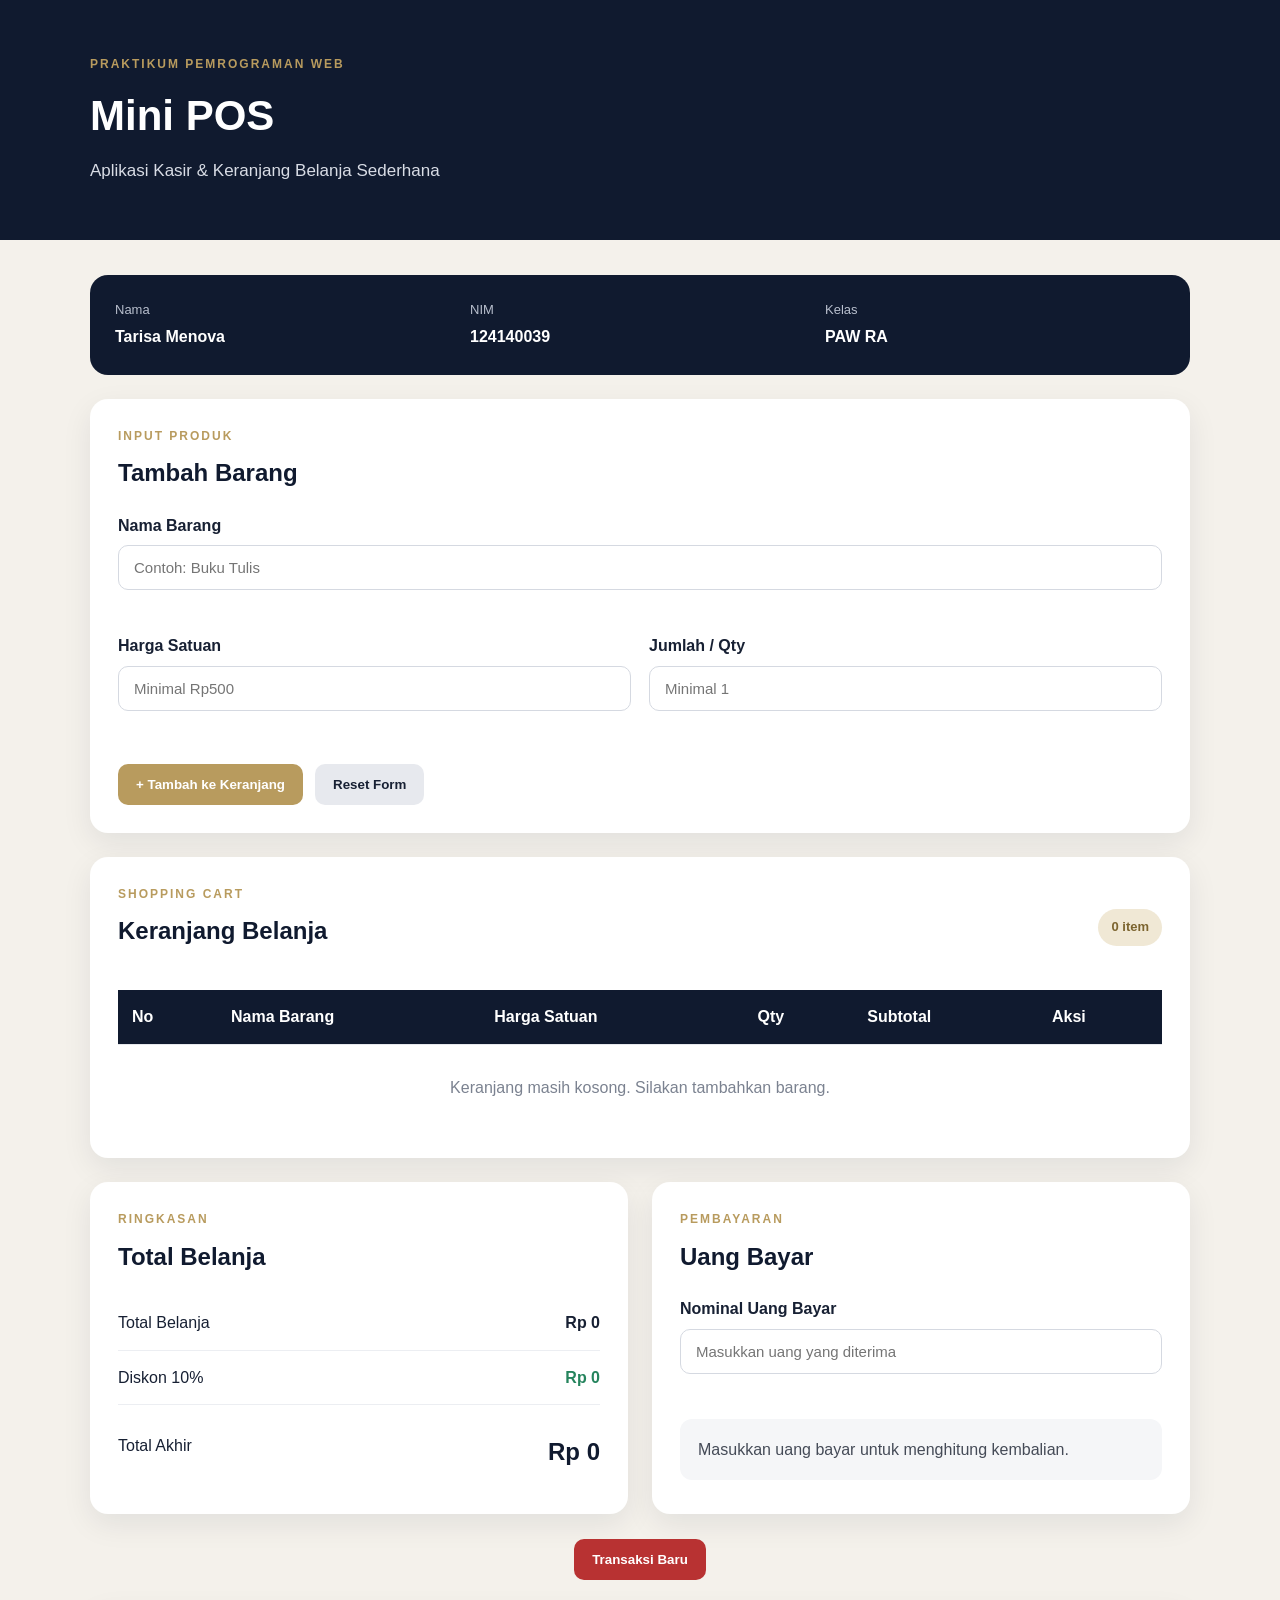
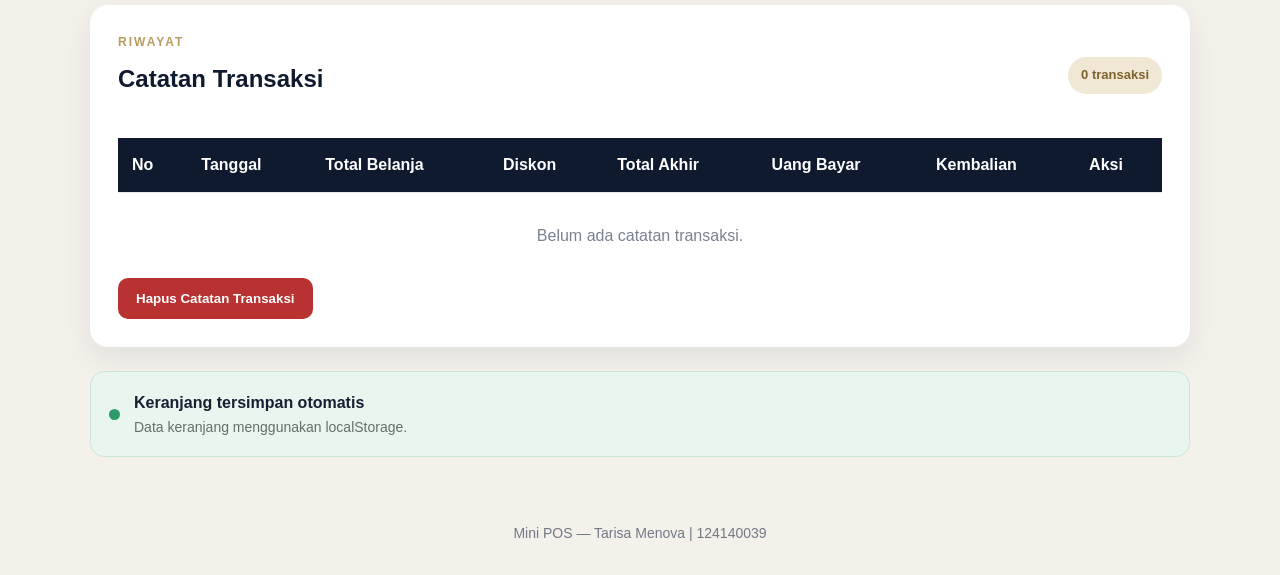
<file: tarisamenova_124140039_pertemuan1/index.html>
<!DOCTYPE html>
<html lang="id">

<head>

    <meta charset="UTF-8">

    <meta
        name="viewport"
        content="width=device-width, initial-scale=1.0"
    >

    <title>Mini POS - Kasir Kampus</title>

    <link
        rel="stylesheet"
        href="style.css"
    >

</head>


<body>

    <!-- =========================
         HEADER
    ========================== -->

    <header class="header">

        <div class="header-content">

            <p class="eyebrow">
                PRAKTIKUM PEMROGRAMAN WEB
            </p>

            <h1>
                Mini POS
            </h1>

            <p class="header-description">
                Aplikasi Kasir & Keranjang Belanja
                Sederhana
            </p>

        </div>

    </header>


    <main class="container">


        <!-- =========================
             IDENTITAS
        ========================== -->

        <section class="identity-card">

            <div>

                <span>Nama</span>

                <strong>
                    Tarisa Menova
                </strong>

            </div>


            <div>

                <span>NIM</span>

                <strong>
                    124140039
                </strong>

            </div>


            <div>

                <span>Kelas</span>

                <strong>
                    PAW RA
                </strong>

            </div>

        </section>


        <!-- =========================
             FORM INPUT BARANG
        ========================== -->

        <section class="card">

            <div class="section-title">

                <div>

                    <p class="eyebrow">
                        INPUT PRODUK
                    </p>

                    <h2>
                        Tambah Barang
                    </h2>

                </div>

            </div>


            <form id="productForm">


                <!-- NAMA BARANG -->

                <div class="form-group">

                    <label for="productName">
                        Nama Barang
                    </label>

                    <input
                        type="text"
                        id="productName"
                        placeholder="Contoh: Buku Tulis"
                    >

                    <small
                        id="productNameError"
                        class="error"
                    ></small>

                </div>


                <div class="form-row">


                    <!-- HARGA -->

                    <div class="form-group">

                        <label for="productPrice">
                            Harga Satuan
                        </label>

                        <input
                            type="number"
                            id="productPrice"
                            placeholder="Minimal Rp500"
                            min="500"
                        >

                        <small
                            id="productPriceError"
                            class="error"
                        ></small>

                    </div>


                    <!-- QTY -->

                    <div class="form-group">

                        <label for="productQty">
                            Jumlah / Qty
                        </label>

                        <input
                            type="number"
                            id="productQty"
                            placeholder="Minimal 1"
                            min="1"
                            step="1"
                        >

                        <small
                            id="productQtyError"
                            class="error"
                        ></small>

                    </div>

                </div>


                <div class="form-actions">

                    <button
                        type="submit"
                        class="btn btn-primary"
                    >
                        + Tambah ke Keranjang
                    </button>


                    <button
                        type="button"
                        id="resetForm"
                        class="btn btn-secondary"
                    >
                        Reset Form
                    </button>

                </div>

            </form>

        </section>


        <!-- =========================
             KERANJANG
        ========================== -->

        <section class="card">


            <div class="section-heading">

                <div>

                    <p class="eyebrow">
                        SHOPPING CART
                    </p>

                    <h2>
                        Keranjang Belanja
                    </h2>

                </div>


                <span
                    id="cartCount"
                    class="cart-count"
                >
                    0 item
                </span>

            </div>


            <div class="table-wrapper">

                <table>

                    <thead>

                        <tr>

                            <th>
                                No
                            </th>

                            <th>
                                Nama Barang
                            </th>

                            <th>
                                Harga Satuan
                            </th>

                            <th>
                                Qty
                            </th>

                            <th>
                                Subtotal
                            </th>

                            <th>
                                Aksi
                            </th>

                        </tr>

                    </thead>


                    <tbody
                        id="cartTableBody"
                    >

                    </tbody>

                </table>

            </div>


            <div
                id="emptyCart"
                class="empty-cart"
            >

                Keranjang masih kosong.
                Silakan tambahkan barang.

            </div>

        </section>


        <!-- =========================
             RINGKASAN PEMBAYARAN
        ========================== -->

        <section class="checkout-grid">


            <!-- RINGKASAN -->

            <div class="card summary-card">

                <p class="eyebrow">
                    RINGKASAN
                </p>

                <h2>
                    Total Belanja
                </h2>


                <div class="summary-row">

                    <span>
                        Total Belanja
                    </span>

                    <strong id="totalBelanja">
                        Rp0
                    </strong>

                </div>


                <div class="summary-row discount-row">

                    <span>
                        Diskon 10%
                    </span>

                    <strong id="discount">
                        Rp0
                    </strong>

                </div>


                <div class="summary-row total-row">

                    <span>
                        Total Akhir
                    </span>

                    <strong id="totalAkhir">
                        Rp0
                    </strong>

                </div>

            </div>


            <!-- PEMBAYARAN -->

            <div class="card payment-card">

                <p class="eyebrow">
                    PEMBAYARAN
                </p>

                <h2>
                    Uang Bayar
                </h2>


                <div class="form-group">

                    <label for="payment">
                        Nominal Uang Bayar
                    </label>

                    <input
                        type="number"
                        id="payment"
                        placeholder="Masukkan uang yang diterima"
                        min="0"
                    >

                    <small
                        id="paymentError"
                        class="error"
                    ></small>

                </div>


                <div
                    id="paymentResult"
                    class="payment-result"
                >
                    Masukkan uang bayar untuk
                    menghitung kembalian.
                </div>

            </div>

        </section>


        <!-- =========================
             TRANSAKSI BARU
        ========================== -->

        <section class="new-transaction">

            <button
                type="button"
                id="newTransaction"
                class="btn btn-danger"
            >
                Transaksi Baru
            </button>

        </section>
<!-- =========================
     CATATAN TRANSAKSI
========================== -->

<section class="card">

    <div class="section-heading">

        <div>
            <p class="eyebrow">
                RIWAYAT
            </p>

            <h2>
                Catatan Transaksi
            </h2>

        </div>

        <span
            id="transactionHistoryCount"
            class="cart-count"
        >
            0 transaksi
        </span>

    </div>


    <div class="table-wrapper">

        <table>

            <thead>

                <tr>

                    <th>No</th>

                    <th>Tanggal</th>

                    <th>Total Belanja</th>

                    <th>Diskon</th>

                    <th>Total Akhir</th>

                    <th>Uang Bayar</th>

                    <th>Kembalian</th>

                    <th>Aksi</th>

                </tr>

            </thead>


            <tbody
                id="transactionHistoryBody"
            >

            </tbody>

        </table>

    </div>


    <div
        id="emptyTransactionHistory"
        class="empty-cart"
    >
        Belum ada catatan transaksi.
    </div>


    <button
        type="button"
        id="clearTransactionHistory"
        class="btn btn-danger"
    >
        Hapus Catatan Transaksi
    </button>

</section>

        <!-- =========================
             LOCAL STORAGE
        ========================== -->

        <section class="storage-status">

            <span class="storage-dot"></span>

            <div>

                <strong>
                    Keranjang tersimpan otomatis
                </strong>

                <p id="storageStatus">
                    Data keranjang menggunakan
                    localStorage.
                </p>

            </div>

        </section>


    </main>


    <footer>

        <p>
            Mini POS — Tarisa Menova
            | 124140039
        </p>

    </footer>


    <script src="script.js"></script>

</body>

</html>
</file>
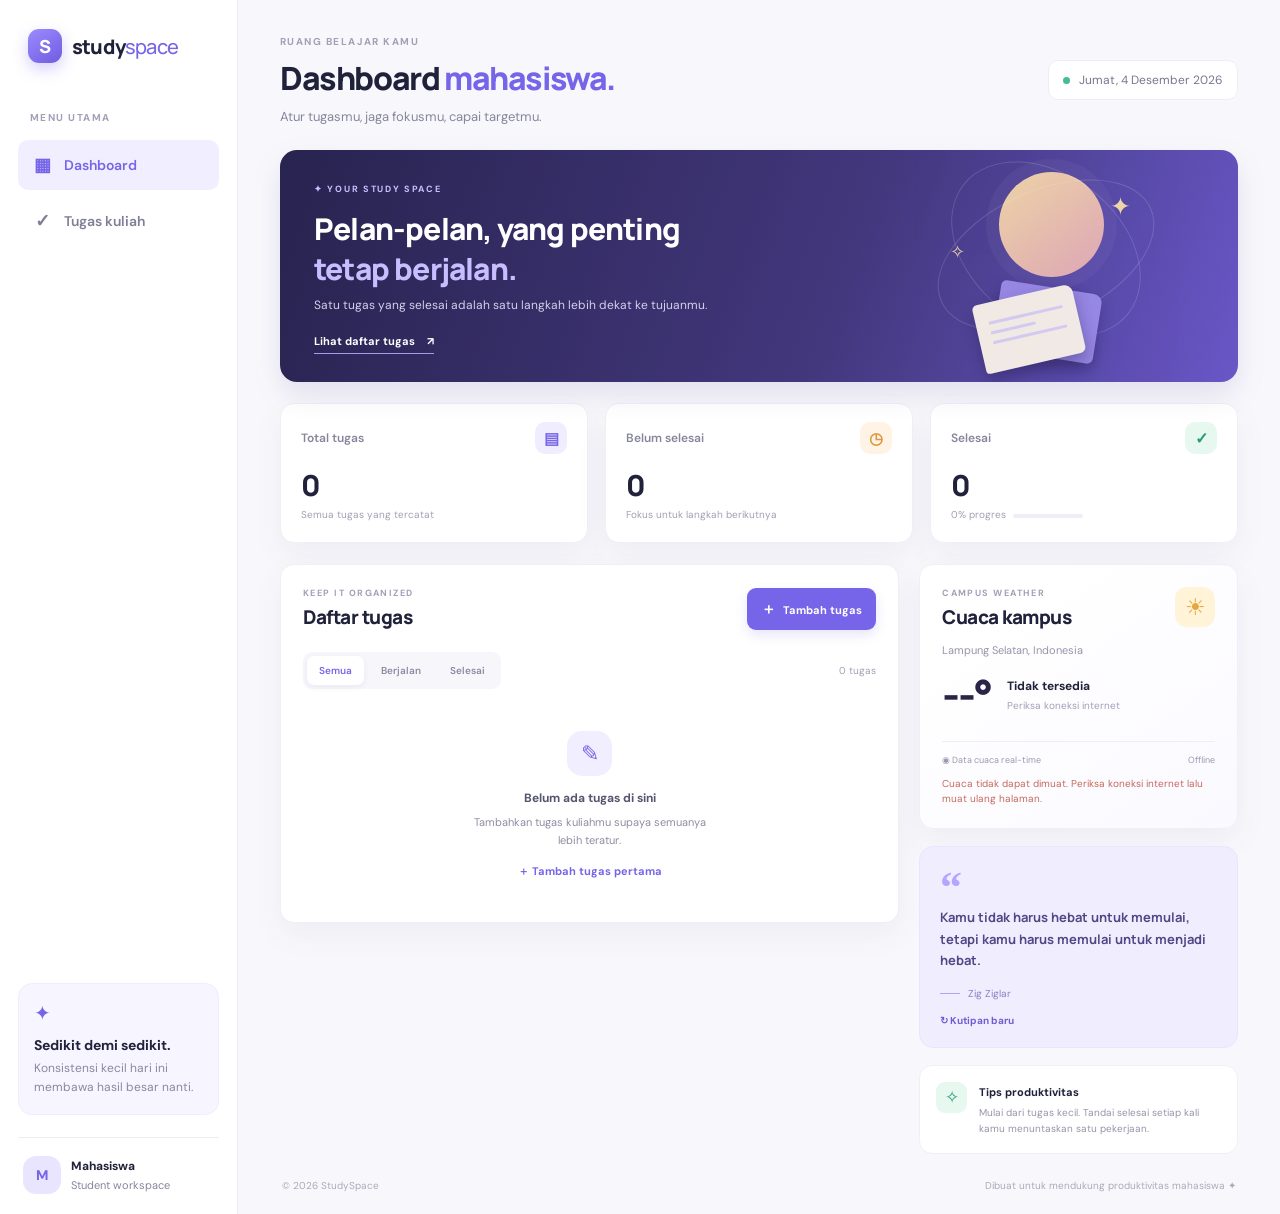
<file: tarisamenova_124140039_pertemuan2/index.html>
<!DOCTYPE html>
<html lang="id">
<head>
  <meta charset="UTF-8">
  <meta name="viewport" content="width=device-width, initial-scale=1.0">
  <meta name="description" content="Dashboard produktivitas mahasiswa untuk mengatur tugas kuliah.">
  <title>StudySpace — Student Dashboard</title>
  <link rel="preconnect" href="https://fonts.googleapis.com">
  <link rel="preconnect" href="https://fonts.gstatic.com" crossorigin>
  <link href="https://fonts.googleapis.com/css2?family=DM+Sans:wght@400;500;600;700&family=Manrope:wght@400;500;600;700;800&display=swap" rel="stylesheet">
  <link rel="stylesheet" href="style.css">
  <script src="app.js" defer></script>
</head>
<body>
  <div class="app-shell">
    <aside class="sidebar">
      <a class="brand" href="#" aria-label="StudySpace beranda">
        <span class="brand-mark">S</span><span>study<span class="brand-light">space</span></span>
      </a>
      <div class="side-label">MENU UTAMA</div>
      <a class="nav-item active" href="#dashboard"><span>▦</span> Dashboard</a>
      <a class="nav-item" href="#task-section"><span>✓</span> Tugas kuliah</a>
      <div class="sidebar-note">
        <div class="note-icon">✦</div>
        <p class="note-title">Sedikit demi sedikit.</p>
        <p class="note-copy">Konsistensi kecil hari ini membawa hasil besar nanti.</p>
      </div>
      <div class="profile">
        <div class="avatar">M</div>
        <div><strong>Mahasiswa</strong><small>Student workspace</small></div>
      </div>
    </aside>

    <main class="main-content" id="dashboard">
      <header class="topbar">
        <div>
          <p class="eyebrow" id="today-label">RUANG BELAJAR KAMU</p>
          <h1>Dashboard <span>mahasiswa.</span></h1>
          <p class="subtitle">Atur tugasmu, jaga fokusmu, capai targetmu.</p>
        </div>
        <div class="top-date"><span class="date-dot"></span><span id="date-display">Hari ini</span></div>
      </header>

      <section class="welcome-card">
        <div class="welcome-copy">
          <span class="welcome-tag">✦ YOUR STUDY SPACE</span>
          <h2>Pelan-pelan, yang penting<br><span>tetap berjalan.</span></h2>
          <p>Satu tugas yang selesai adalah satu langkah lebih dekat ke tujuanmu.</p>
          <a href="#task-section" class="welcome-link">Lihat daftar tugas <span>↗</span></a>
        </div>
        <div class="welcome-art" aria-hidden="true">
          <div class="sun"></div><div class="orbit orbit-one"></div><div class="orbit orbit-two"></div>
          <div class="book book-back"></div><div class="book book-front"><div class="book-line"></div><div class="book-line short"></div><div class="book-line"></div></div>
          <div class="sparkle sparkle-one">✦</div><div class="sparkle sparkle-two">✧</div>
        </div>
      </section>

      <section class="stats-grid" aria-label="Ringkasan tugas">
        <article class="stat-card"><div class="stat-top"><span>Total tugas</span><span class="stat-icon purple">▤</span></div><div class="stat-number" id="total-count">0</div><div class="stat-foot">Semua tugas yang tercatat</div></article>
        <article class="stat-card"><div class="stat-top"><span>Belum selesai</span><span class="stat-icon orange">◷</span></div><div class="stat-number" id="pending-count">0</div><div class="stat-foot">Fokus untuk langkah berikutnya</div></article>
        <article class="stat-card"><div class="stat-top"><span>Selesai</span><span class="stat-icon green">✓</span></div><div class="stat-number" id="done-count">0</div><div class="stat-foot"><span id="progress-label">0% progres</span><div class="progress-track"><div id="progress-bar"></div></div></div></article>
      </section>

      <section class="content-grid">
        <div class="panel tasks-panel" id="task-section">
          <div class="panel-heading">
            <div><p class="eyebrow">KEEP IT ORGANIZED</p><h2>Daftar tugas</h2></div>
            <button class="primary-btn" id="add-task-btn" type="button"><span>＋</span> Tambah tugas</button>
          </div>
          <form id="task-form" class="task-form hidden">
            <div class="form-heading"><strong id="form-title">Tugas baru</strong><button type="button" id="cancel-form" class="icon-btn" aria-label="Tutup form">×</button></div>
            <input type="hidden" id="task-id">
            <label for="task-name">Nama tugas</label>
            <input id="task-name" name="task-name" maxlength="100" placeholder="Contoh: Laporan praktikum basis data" required>
            <div class="form-row">
              <div><label for="task-course">Mata kuliah</label><input id="task-course" maxlength="60" placeholder="Contoh: Pemrograman Web" required></div>
              <div><label for="task-deadline">Deadline</label><input id="task-deadline" type="date" required></div>
            </div>
            <label for="task-priority">Prioritas</label>
            <select id="task-priority"><option value="Sedang">Sedang</option><option value="Tinggi">Tinggi</option><option value="Rendah">Rendah</option></select>
            <div class="form-actions"><button type="button" class="secondary-btn" id="cancel-form-bottom">Batal</button><button type="submit" class="primary-btn">Simpan tugas</button></div>
          </form>
          <div class="task-toolbar">
            <div class="filter-tabs" role="group" aria-label="Filter tugas">
              <button type="button" class="filter-tab selected" data-filter="all">Semua</button>
              <button type="button" class="filter-tab" data-filter="pending">Berjalan</button>
              <button type="button" class="filter-tab" data-filter="done">Selesai</button>
            </div>
            <span class="task-total" id="task-total-label">0 tugas</span>
          </div>
          <div id="task-list" class="task-list" aria-live="polite"></div>
          <div id="empty-state" class="empty-state"><div class="empty-illustration">✎</div><strong>Belum ada tugas di sini</strong><p>Tambahkan tugas kuliahmu supaya semuanya lebih teratur.</p><button type="button" class="text-btn" id="empty-add-btn">＋ Tambah tugas pertama</button></div>
        </div>

        <div class="right-column">
          <section class="panel weather-panel">
            <div class="panel-heading compact"><div><p class="eyebrow">CAMPUS WEATHER</p><h2>Cuaca kampus</h2></div><span class="weather-icon" id="weather-icon">☀</span></div>
            <p class="weather-location">Lampung Selatan, Indonesia</p>
            <div class="weather-main"><div class="temperature" id="temperature">--°</div><div><strong id="weather-condition">Mengambil data...</strong><small id="weather-detail">Open-Meteo API</small></div></div>
            <div class="weather-divider"></div>
            <div class="weather-footer"><span>◉ Data cuaca real-time</span><span id="weather-updated">Memuat...</span></div>
            <p id="weather-error" class="weather-error hidden">Cuaca tidak dapat dimuat. Periksa koneksi internet lalu muat ulang halaman.</p>
          </section>
          <section class="quote-card">
            <div class="quote-mark">“</div>
            <p id="quote-text">Kamu tidak harus hebat untuk memulai, tetapi kamu harus memulai untuk menjadi hebat.</p>
            <div class="quote-bottom"><span class="quote-line"></span><span id="quote-author">Zig Ziglar</span></div>
            <button type="button" class="quote-refresh" id="refresh-quote" title="Ambil kutipan baru">↻ Kutipan baru</button>
          </section>
          <section class="tip-card"><div class="tip-symbol">✧</div><div><strong>Tips produktivitas</strong><p>Mulai dari tugas kecil. Tandai selesai setiap kali kamu menuntaskan satu pekerjaan.</p></div></section>
        </div>
      </section>
      <footer class="footer"><span>© <span id="year"></span> StudySpace</span><span>Dibuat untuk mendukung produktivitas mahasiswa ✦</span></footer>
    </main>
  </div>
  <div id="toast" class="toast" role="status" aria-live="polite"></div>
</body>
</html>
</file>
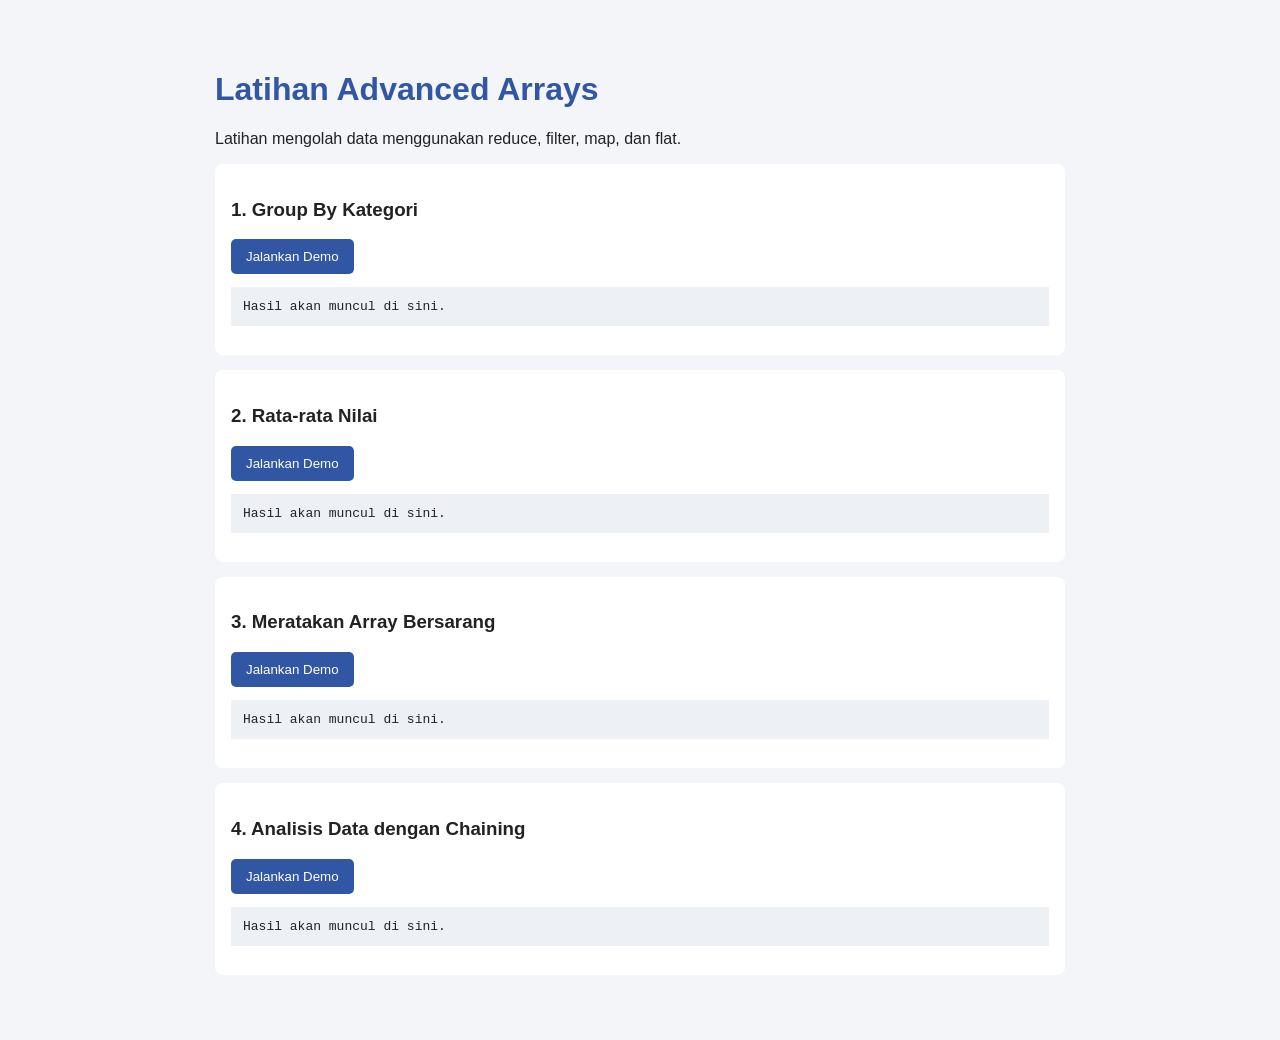
<file: tarisamenova_124140039_pertemuan2/latihan-advanced-array.html>
<!DOCTYPE html>
<html lang="id">
<head>
  <meta charset="UTF-8">
  <meta name="viewport" content="width=device-width, initial-scale=1.0">
  <title>Latihan Advanced Arrays</title>
  <style>
    body {
      font-family: Arial, sans-serif;
      max-width: 850px;
      margin: 30px auto;
      padding: 20px;
      background: #f3f5f9;
      color: #222;
    }

    h1 { color: #3157a4; }

    section {
      background: white;
      padding: 16px;
      margin: 15px 0;
      border-radius: 8px;
    }

    button {
      background: #3157a4;
      color: white;
      border: none;
      border-radius: 5px;
      padding: 10px 15px;
      cursor: pointer;
    }

    pre {
      background: #edf0f5;
      padding: 12px;
      white-space: pre-wrap;
      overflow-wrap: anywhere;
    }
  </style>
  <script src="latihan-advanced-array.js" defer></script>
</head>
<body>
  <h1>Latihan Advanced Arrays</h1>
  <p>Latihan mengolah data menggunakan reduce, filter, map, dan flat.</p>

  <section>
    <h3>1. Group By Kategori</h3>
    <button onclick="demoGroupBy()">Jalankan Demo</button>
    <pre id="hasil1">Hasil akan muncul di sini.</pre>
  </section>

  <section>
    <h3>2. Rata-rata Nilai</h3>
    <button onclick="demoRataRata()">Jalankan Demo</button>
    <pre id="hasil2">Hasil akan muncul di sini.</pre>
  </section>

  <section>
    <h3>3. Meratakan Array Bersarang</h3>
    <button onclick="demoFlatten()">Jalankan Demo</button>
    <pre id="hasil3">Hasil akan muncul di sini.</pre>
  </section>

  <section>
    <h3>4. Analisis Data dengan Chaining</h3>
    <button onclick="demoAnalisis()">Jalankan Demo</button>
    <pre id="hasil4">Hasil akan muncul di sini.</pre>
  </section>
</body>
</html>
</file>
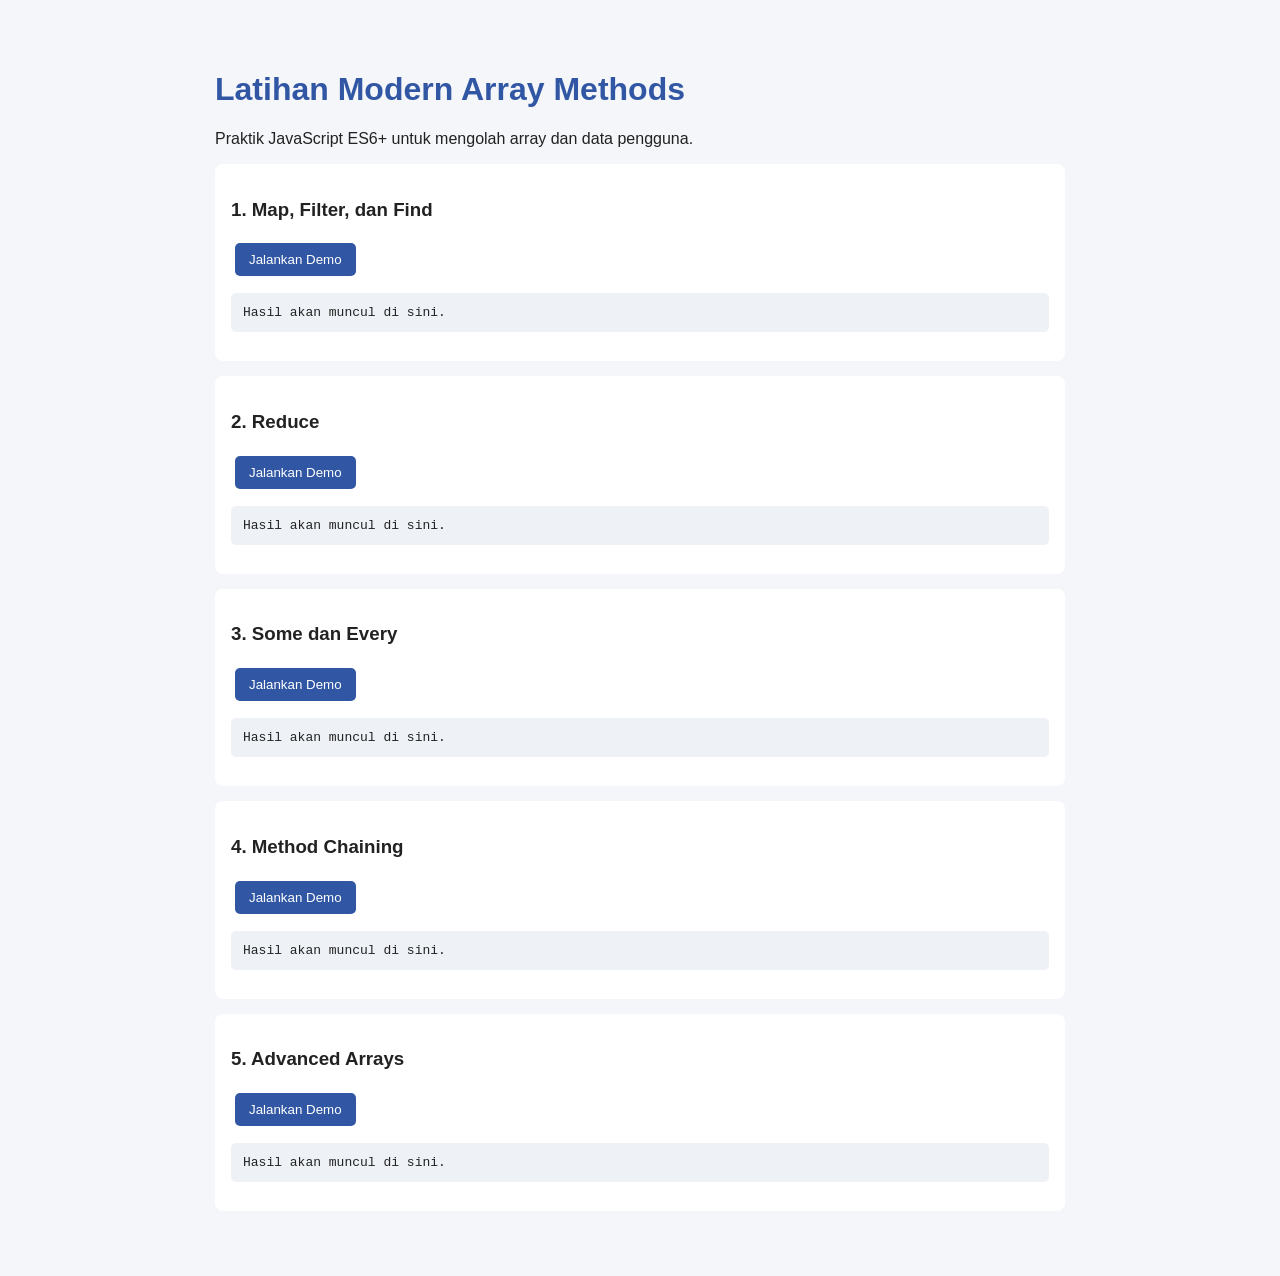
<file: tarisamenova_124140039_pertemuan2/latihan-array.html>
<!DOCTYPE html>
<html lang="id">
<head>
  <meta charset="UTF-8">
  <meta name="viewport" content="width=device-width, initial-scale=1.0">
  <title>Latihan Modern Array Methods</title>
  <style>
    body {
      font-family: Arial, sans-serif;
      max-width: 850px;
      margin: 30px auto;
      padding: 20px;
      background: #f4f6f9;
      color: #222;
    }

    h1 {
      color: #3157a4;
    }

    section {
      background: white;
      padding: 16px;
      margin: 15px 0;
      border-radius: 8px;
    }

    button {
      padding: 9px 14px;
      margin: 4px;
      border: none;
      border-radius: 5px;
      background: #3157a4;
      color: white;
      cursor: pointer;
    }

    pre {
      white-space: pre-wrap;
      overflow-wrap: anywhere;
      background: #eef1f6;
      padding: 12px;
      border-radius: 5px;
    }
  </style>
  <script src="latihan-array.js" defer></script>
</head>
<body>
  <h1>Latihan Modern Array Methods</h1>
  <p>Praktik JavaScript ES6+ untuk mengolah array dan data pengguna.</p>

  <section>
    <h3>1. Map, Filter, dan Find</h3>
    <button onclick="demoMapFilterFind()">Jalankan Demo</button>
    <pre id="hasil1">Hasil akan muncul di sini.</pre>
  </section>

  <section>
    <h3>2. Reduce</h3>
    <button onclick="demoReduce()">Jalankan Demo</button>
    <pre id="hasil2">Hasil akan muncul di sini.</pre>
  </section>

  <section>
    <h3>3. Some dan Every</h3>
    <button onclick="demoSomeEvery()">Jalankan Demo</button>
    <pre id="hasil3">Hasil akan muncul di sini.</pre>
  </section>

  <section>
    <h3>4. Method Chaining</h3>
    <button onclick="demoChaining()">Jalankan Demo</button>
    <pre id="hasil4">Hasil akan muncul di sini.</pre>
  </section>

  <section>
    <h3>5. Advanced Arrays</h3>
    <button onclick="demoAdvancedArrays()">Jalankan Demo</button>
    <pre id="hasil5">Hasil akan muncul di sini.</pre>
  </section>
</body>
</html>
</file>
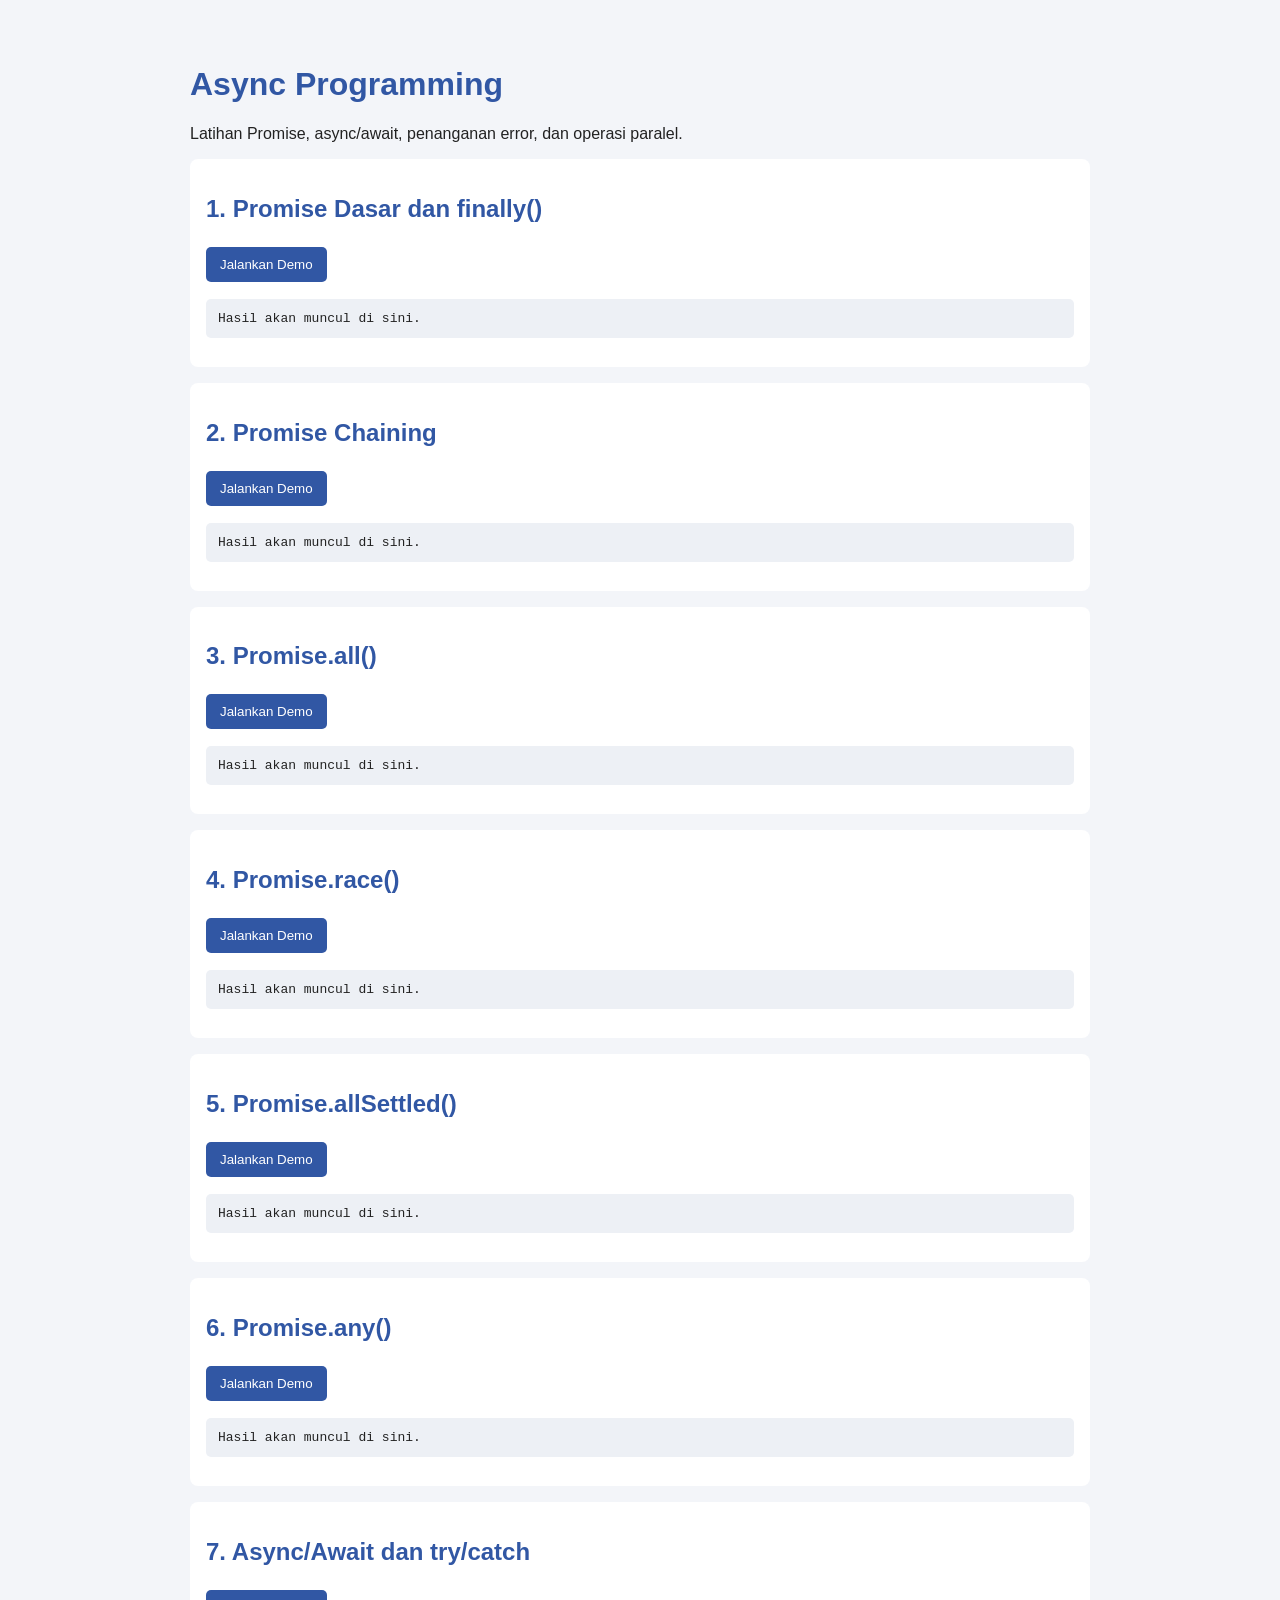
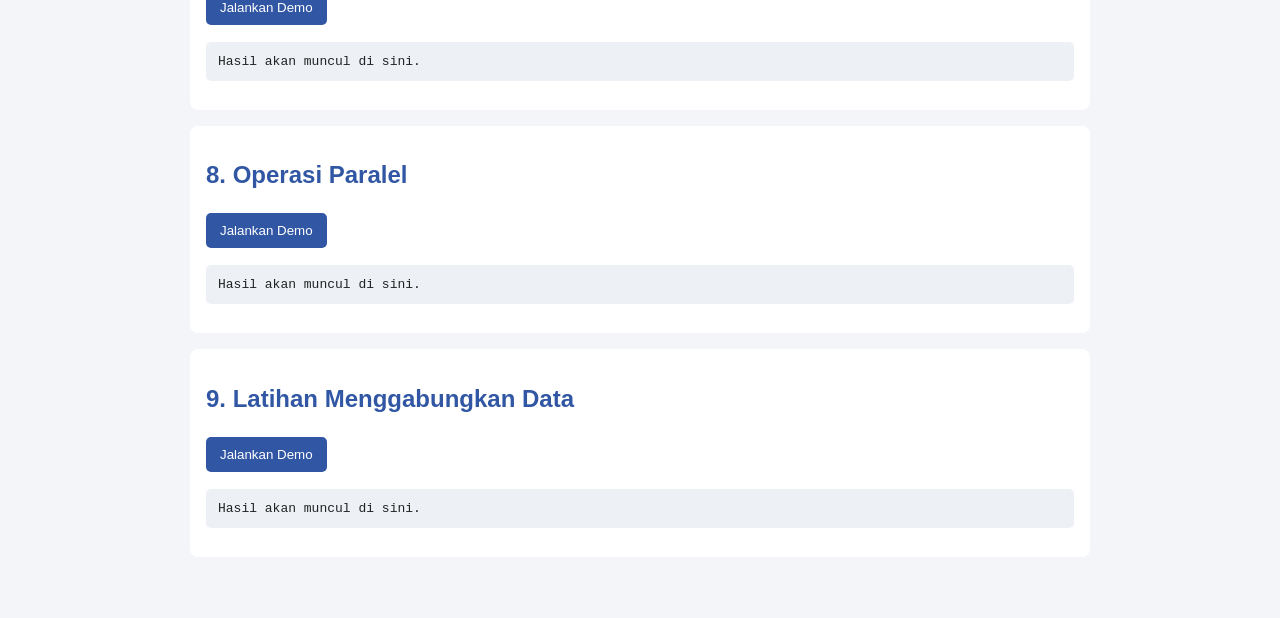
<file: tarisamenova_124140039_pertemuan2/latihan-async-lengkap.html>
<!DOCTYPE html>
<html lang="id">
<head>
  <meta charset="UTF-8">
  <meta name="viewport" content="width=device-width, initial-scale=1.0">
  <title>Latihan Async Programming</title>
  <style>
    body {
      font-family: Arial, sans-serif;
      max-width: 900px;
      margin: 25px auto;
      padding: 20px;
      background: #f3f5f9;
      color: #222;
    }

    h1, h2 { color: #3157a4; }

    section {
      background: white;
      padding: 16px;
      margin: 16px 0;
      border-radius: 8px;
    }

    button {
      background: #3157a4;
      color: white;
      border: none;
      border-radius: 5px;
      padding: 10px 14px;
      margin: 4px 0;
      cursor: pointer;
    }

    pre {
      background: #edf0f5;
      padding: 12px;
      border-radius: 5px;
      white-space: pre-wrap;
      overflow-wrap: anywhere;
    }
  </style>
  <script src="latihan-async-lengkap.js" defer></script>
</head>
<body>
  <h1>Async Programming</h1>
  <p>Latihan Promise, async/await, penanganan error, dan operasi paralel.</p>

  <section>
    <h2>1. Promise Dasar dan finally()</h2>
    <button onclick="demoPromiseDasar()">Jalankan Demo</button>
    <pre id="hasil1">Hasil akan muncul di sini.</pre>
  </section>

  <section>
    <h2>2. Promise Chaining</h2>
    <button onclick="demoChaining()">Jalankan Demo</button>
    <pre id="hasil2">Hasil akan muncul di sini.</pre>
  </section>

  <section>
    <h2>3. Promise.all()</h2>
    <button onclick="demoPromiseAll()">Jalankan Demo</button>
    <pre id="hasil3">Hasil akan muncul di sini.</pre>
  </section>

  <section>
    <h2>4. Promise.race()</h2>
    <button onclick="demoPromiseRace()">Jalankan Demo</button>
    <pre id="hasil4">Hasil akan muncul di sini.</pre>
  </section>

  <section>
    <h2>5. Promise.allSettled()</h2>
    <button onclick="demoAllSettled()">Jalankan Demo</button>
    <pre id="hasil5">Hasil akan muncul di sini.</pre>
  </section>

  <section>
    <h2>6. Promise.any()</h2>
    <button onclick="demoPromiseAny()">Jalankan Demo</button>
    <pre id="hasil6">Hasil akan muncul di sini.</pre>
  </section>

  <section>
    <h2>7. Async/Await dan try/catch</h2>
    <button onclick="demoAsyncAwait()">Jalankan Demo</button>
    <pre id="hasil7">Hasil akan muncul di sini.</pre>
  </section>

  <section>
    <h2>8. Operasi Paralel</h2>
    <button onclick="demoParalel()">Jalankan Demo</button>
    <pre id="hasil8">Hasil akan muncul di sini.</pre>
  </section>

  <section>
    <h2>9. Latihan Menggabungkan Data</h2>
    <button onclick="demoGabungData()">Jalankan Demo</button>
    <pre id="hasil9">Hasil akan muncul di sini.</pre>
  </section>
</body>
</html>
</file>
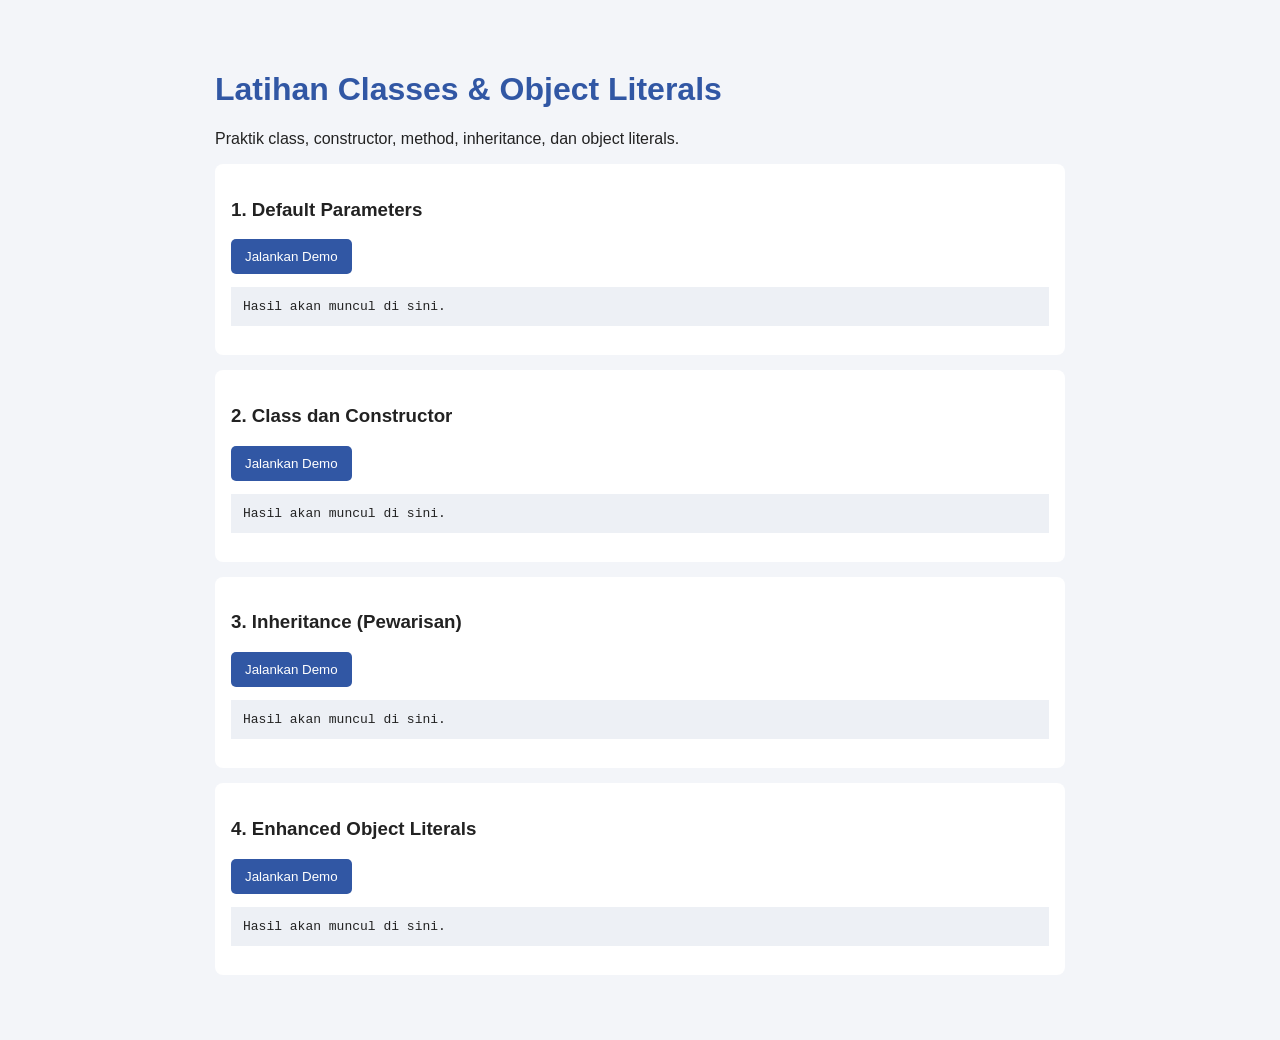
<file: tarisamenova_124140039_pertemuan2/latihan-classes.html>
<!DOCTYPE html>
<html lang="id">
<head>
  <meta charset="UTF-8">
  <meta name="viewport" content="width=device-width, initial-scale=1.0">
  <title>Latihan Classes dan Object Literals</title>
  <style>
    body {
      font-family: Arial, sans-serif;
      max-width: 850px;
      margin: 30px auto;
      padding: 20px;
      background: #f3f5f9;
      color: #222;
    }

    h1 { color: #3157a4; }

    section {
      background: white;
      padding: 16px;
      margin: 15px 0;
      border-radius: 8px;
    }

    button {
      background: #3157a4;
      color: white;
      border: none;
      padding: 10px 14px;
      border-radius: 5px;
      cursor: pointer;
    }

    pre {
      background: #edf0f5;
      padding: 12px;
      white-space: pre-wrap;
      overflow-wrap: anywhere;
    }
  </style>
  <script src="latihan-classes.js" defer></script>
</head>
<body>
  <h1>Latihan Classes & Object Literals</h1>
  <p>Praktik class, constructor, method, inheritance, dan object literals.</p>

  <section>
    <h3>1. Default Parameters</h3>
    <button onclick="demoDefaultParameters()">Jalankan Demo</button>
    <pre id="hasil1">Hasil akan muncul di sini.</pre>
  </section>

  <section>
    <h3>2. Class dan Constructor</h3>
    <button onclick="demoClass()">Jalankan Demo</button>
    <pre id="hasil2">Hasil akan muncul di sini.</pre>
  </section>

  <section>
    <h3>3. Inheritance (Pewarisan)</h3>
    <button onclick="demoInheritance()">Jalankan Demo</button>
    <pre id="hasil3">Hasil akan muncul di sini.</pre>
  </section>

  <section>
    <h3>4. Enhanced Object Literals</h3>
    <button onclick="demoObjectLiterals()">Jalankan Demo</button>
    <pre id="hasil4">Hasil akan muncul di sini.</pre>
  </section>
</body>
</html>
</file>
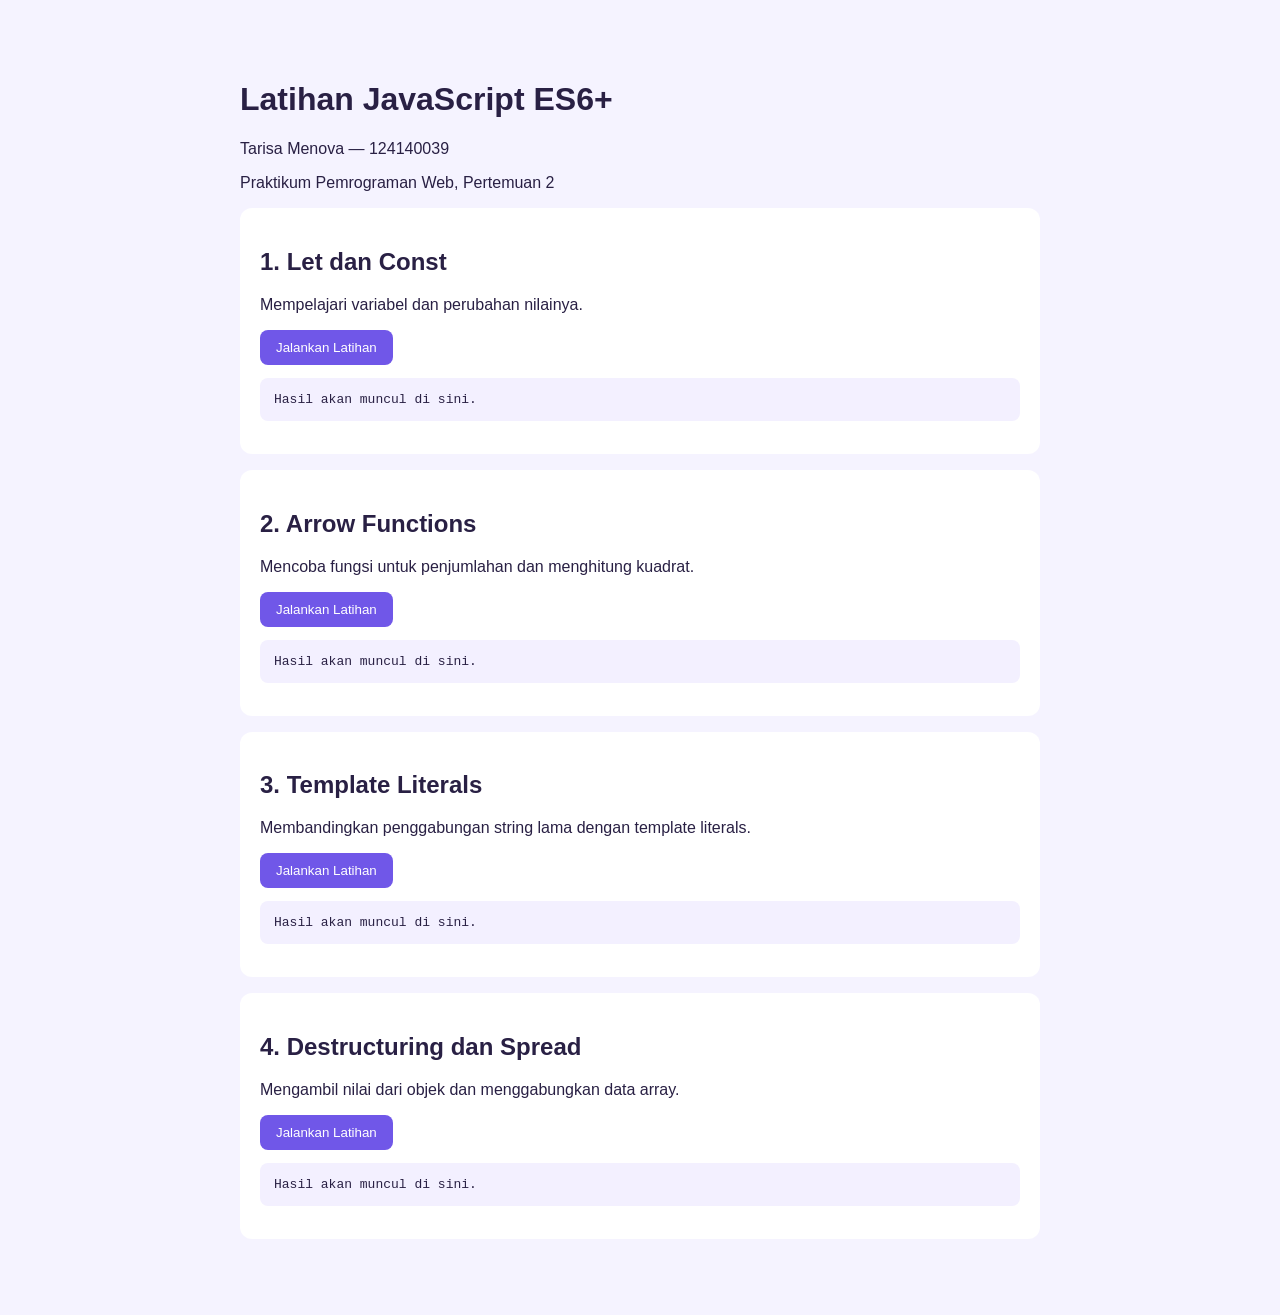
<file: tarisamenova_124140039_pertemuan2/latihan-es6.html>
<!DOCTYPE html>
<html lang="id">
<head>
  <meta charset="UTF-8">
  <meta name="viewport" content="width=device-width, initial-scale=1.0">
  <title>Latihan JavaScript ES6+</title>
  <style>
    body {
      font-family: Arial, sans-serif;
      max-width: 800px;
      margin: 40px auto;
      padding: 20px;
      background: #f5f3ff;
      color: #292044;
    }
    section {
      background: white;
      padding: 20px;
      margin: 16px 0;
      border-radius: 12px;
    }
    button {
      background: #7057e8;
      color: white;
      padding: 10px 16px;
      border: 0;
      border-radius: 8px;
      cursor: pointer;
    }
    pre {
      white-space: pre-wrap;
      overflow-wrap: anywhere;
      background: #f3f0ff;
      padding: 14px;
      border-radius: 8px;
    }
  </style>
  <script src="latihan-es6.js" defer></script>
</head>
<body>
  <h1>Latihan JavaScript ES6+</h1>
  <p>Tarisa Menova — 124140039</p>
  <p>Praktikum Pemrograman Web, Pertemuan 2</p>

  <section>
    <h2>1. Let dan Const</h2>
    <p>Mempelajari variabel dan perubahan nilainya.</p>
    <button id="variablesBtn">Jalankan Latihan</button>
    <pre id="variablesOutput">Hasil akan muncul di sini.</pre>
  </section>

  <section>
    <h2>2. Arrow Functions</h2>
    <p>Mencoba fungsi untuk penjumlahan dan menghitung kuadrat.</p>
    <button id="arrowBtn">Jalankan Latihan</button>
    <pre id="arrowOutput">Hasil akan muncul di sini.</pre>
  </section>

  <section>
    <h2>3. Template Literals</h2>
    <p>Membandingkan penggabungan string lama dengan template literals.</p>
    <button id="templateBtn">Jalankan Latihan</button>
    <pre id="templateOutput">Hasil akan muncul di sini.</pre>
  </section>

  <section>
    <h2>4. Destructuring dan Spread</h2>
    <p>Mengambil nilai dari objek dan menggabungkan data array.</p>
    <button id="operatorsBtn">Jalankan Latihan</button>
    <pre id="operatorsOutput">Hasil akan muncul di sini.</pre>
  </section>
</body>
</html>
</file>
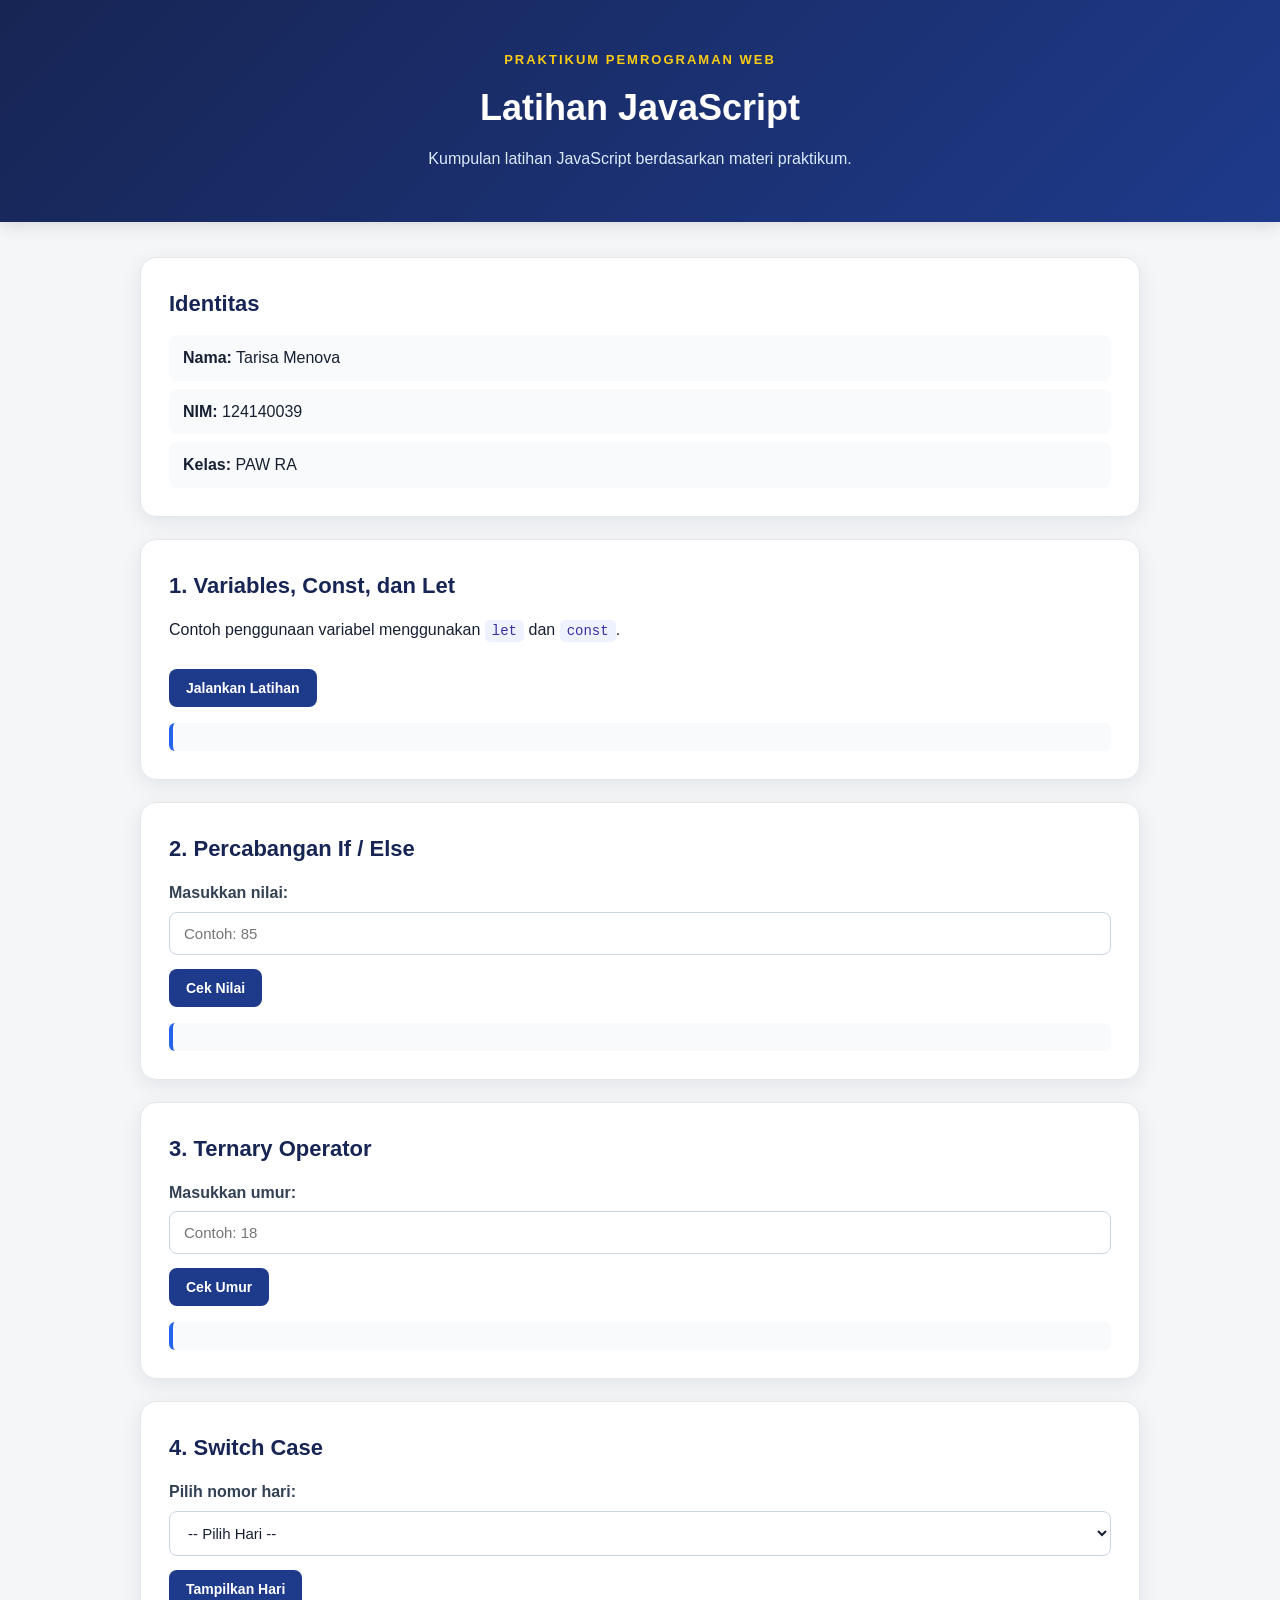
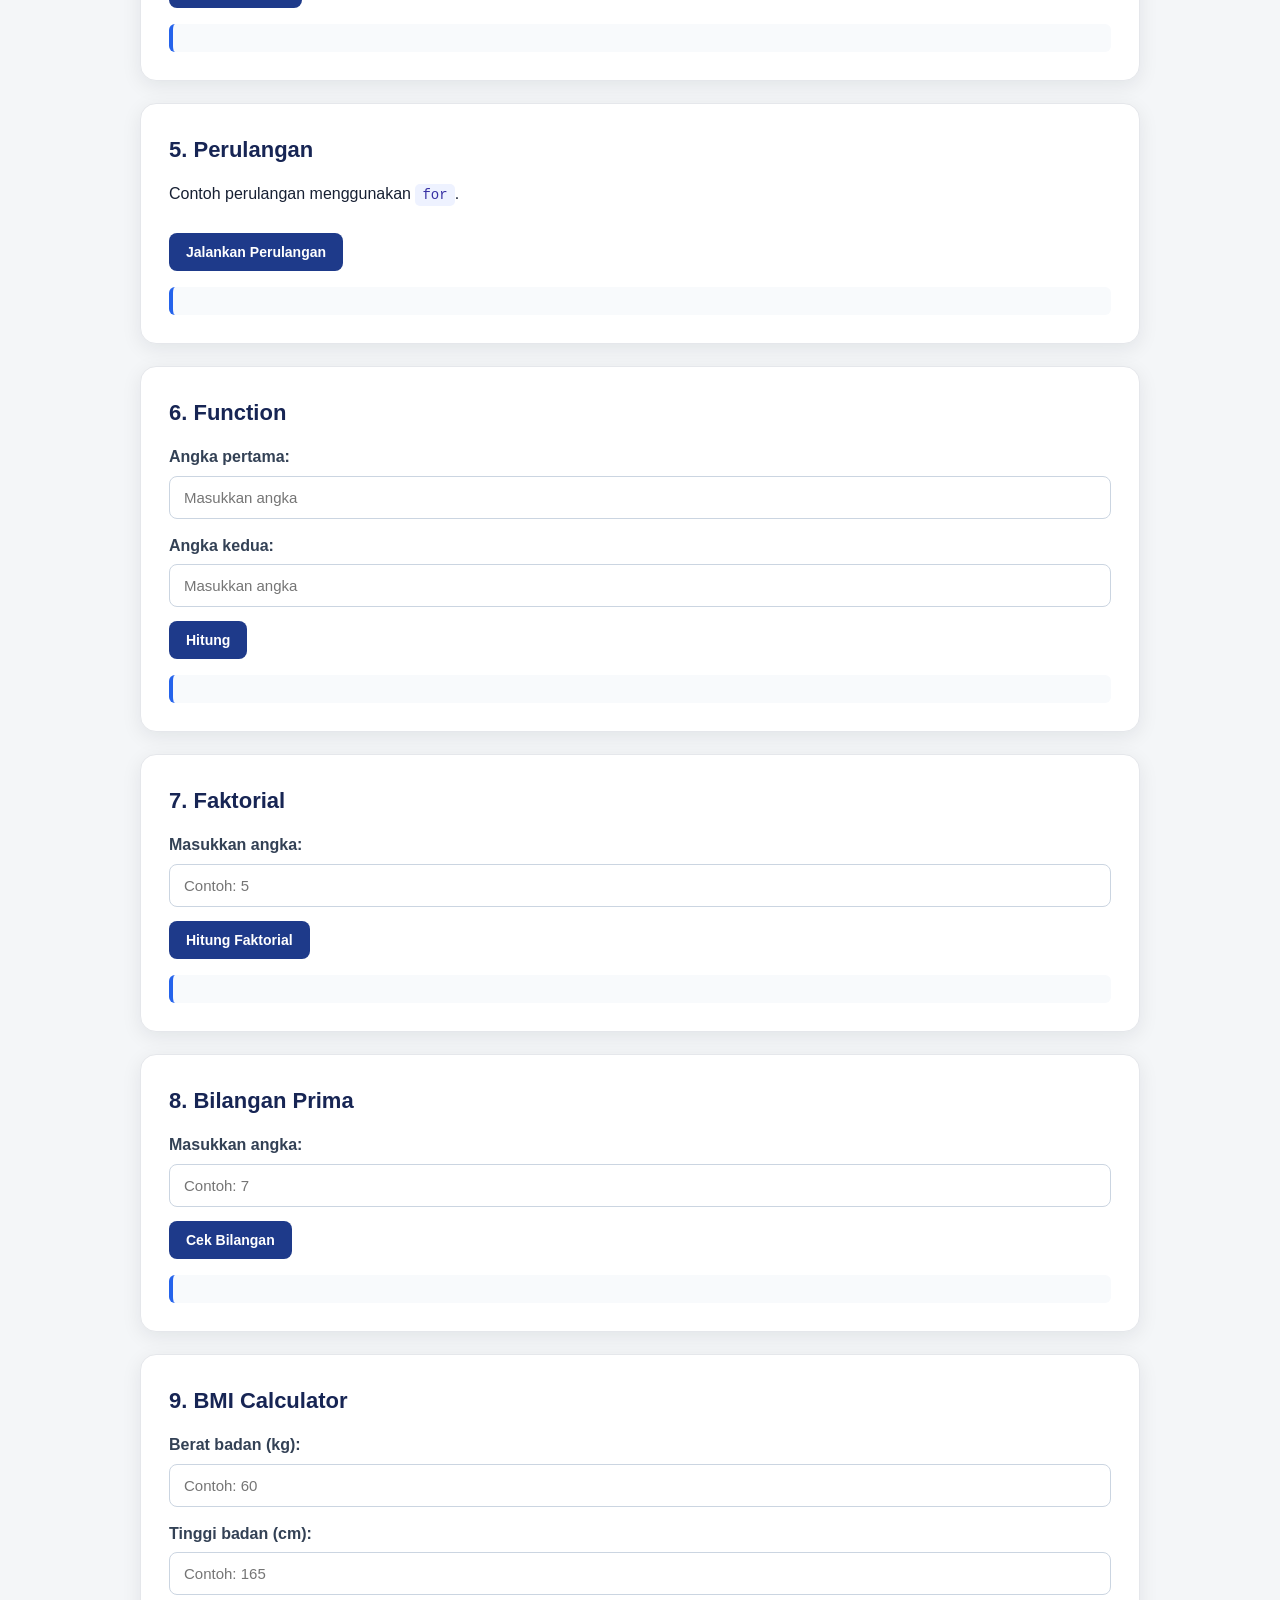
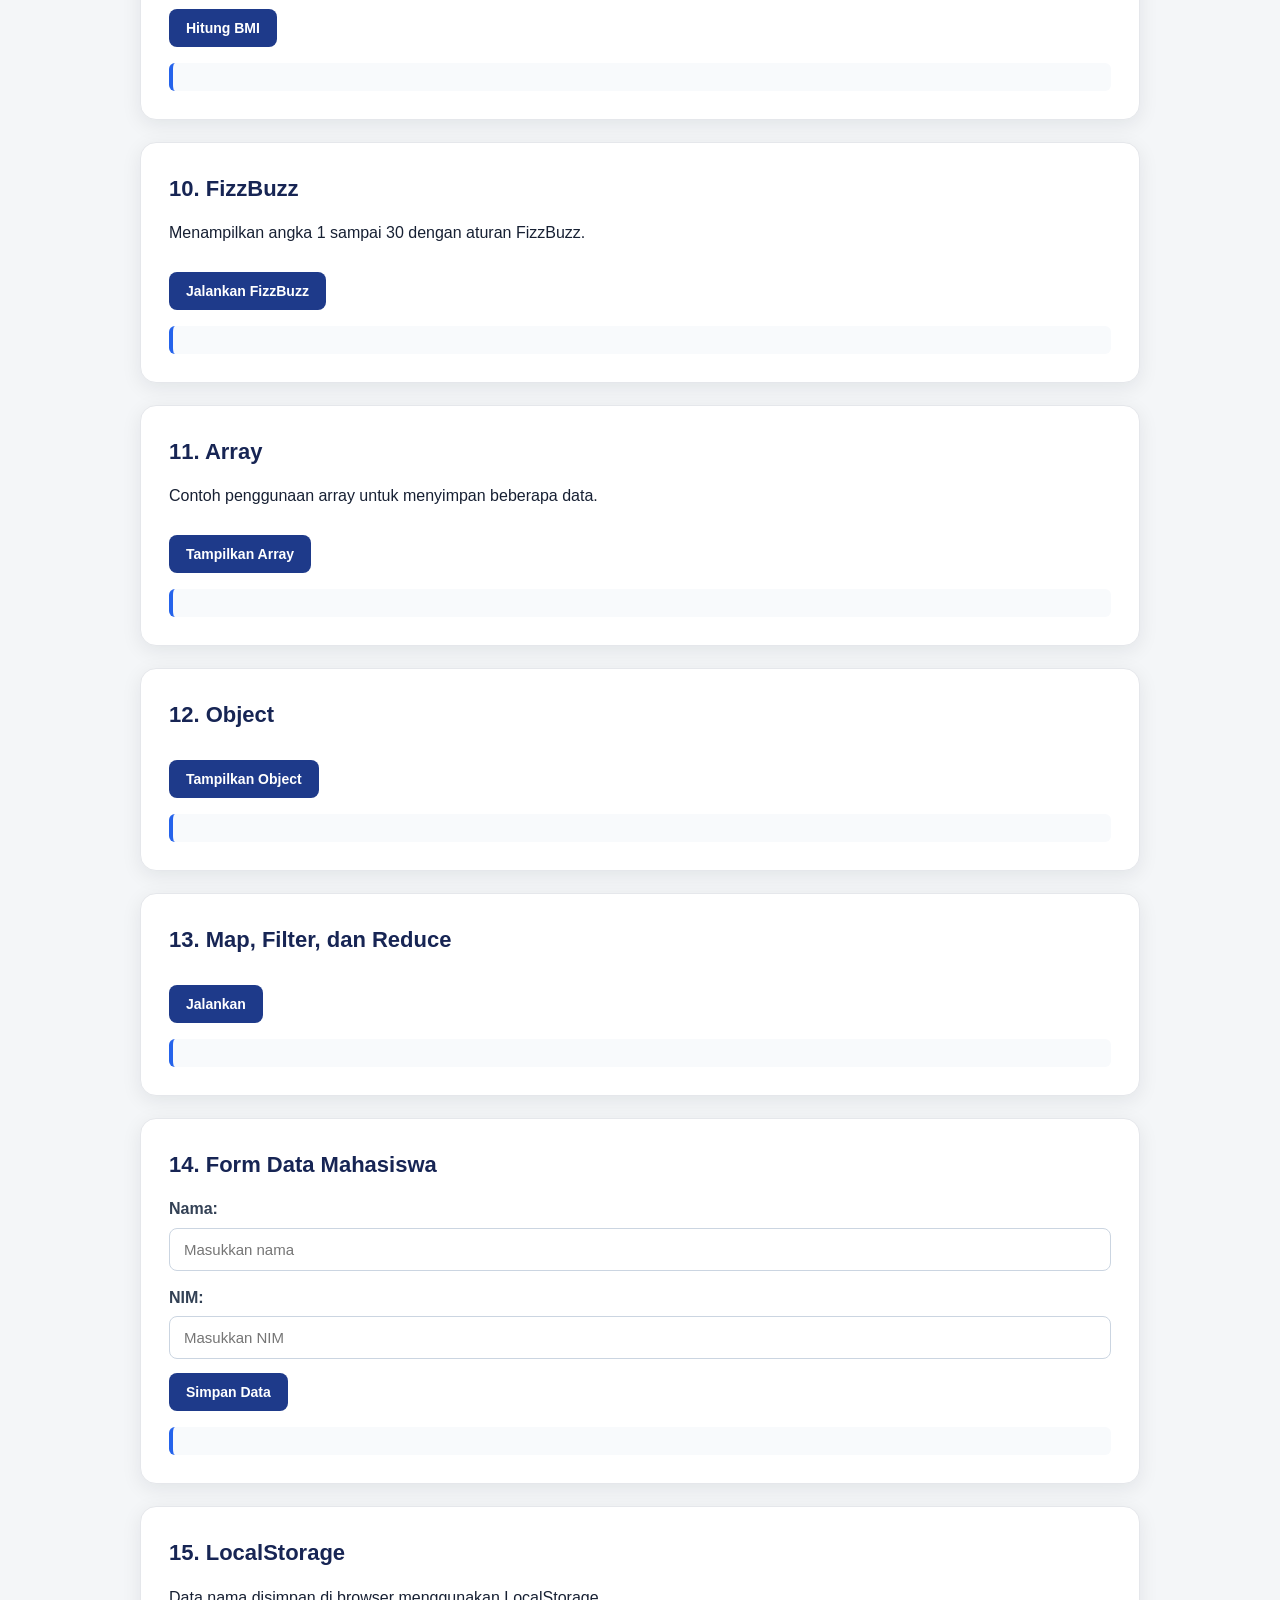
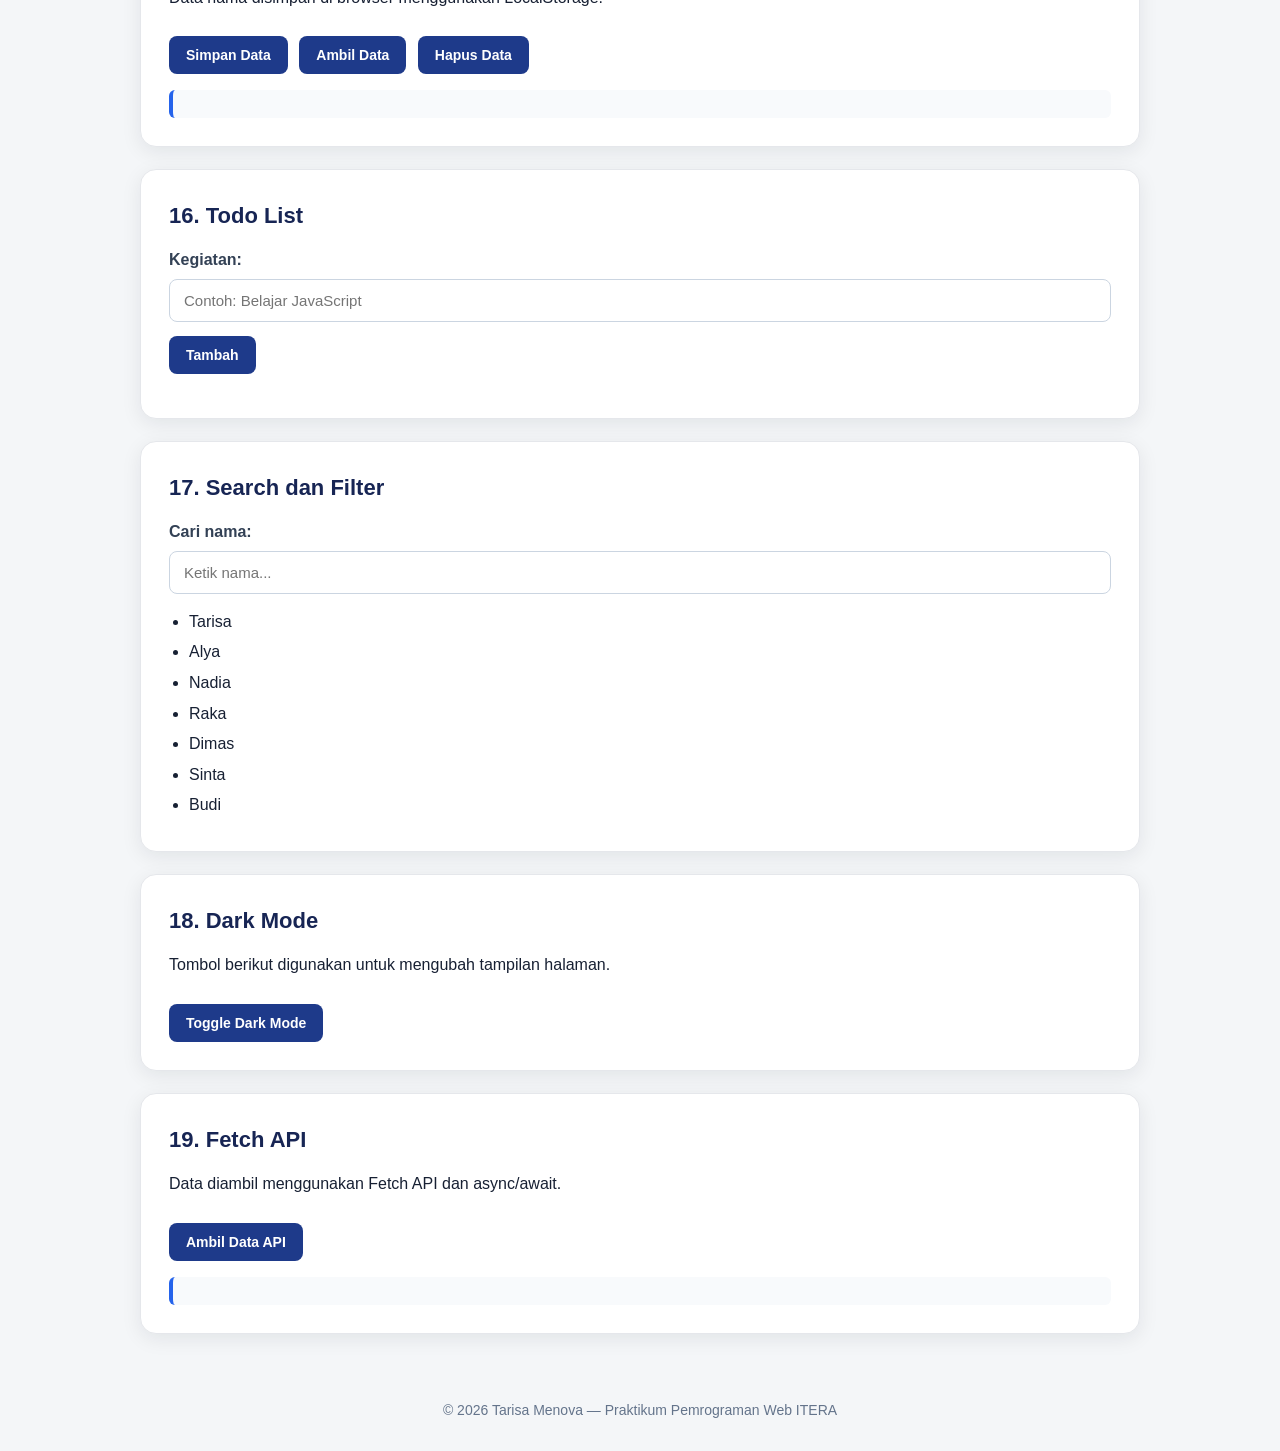
<file: tarisamenova_124140039_pertemuan1/modul/latihan.html>
<!DOCTYPE html>
<html lang="id">
<head>
    <meta charset="UTF-8">
    <meta name="viewport" content="width=device-width, initial-scale=1.0">

    <title>Latihan JavaScript - Tarisa Menova</title>

    <link rel="stylesheet" href="latihan.css">
</head>

<body>

    <header class="header">
        <div>
            <p class="label">PRAKTIKUM PEMROGRAMAN WEB</p>
            <h1>Latihan JavaScript</h1>
            <p>
                Kumpulan latihan JavaScript berdasarkan materi praktikum.
            </p>
        </div>
    </header>


    <main class="container">

        <!-- IDENTITAS -->
        <section class="card">
            <h2>Identitas</h2>

            <div class="identity">
                <p><strong>Nama:</strong> Tarisa Menova</p>
                <p><strong>NIM:</strong> 124140039</p>
                <p><strong>Kelas:</strong> PAW RA</p>
            </div>
        </section>


        <!-- 1. VARIABLES -->
        <section class="card">
            <h2>1. Variables, Const, dan Let</h2>

            <p>
                Contoh penggunaan variabel menggunakan
                <code>let</code> dan <code>const</code>.
            </p>

            <button onclick="tampilkanVariabel()">
                Jalankan Latihan
            </button>

            <div id="hasilVariabel" class="result"></div>
        </section>


        <!-- 2. CONDITIONAL -->
        <section class="card">
            <h2>2. Percabangan If / Else</h2>

            <label for="nilai">
                Masukkan nilai:
            </label>

            <input
                type="number"
                id="nilai"
                placeholder="Contoh: 85"
            >

            <button onclick="cekNilai()">
                Cek Nilai
            </button>

            <div id="hasilNilai" class="result"></div>
        </section>


        <!-- 3. TERNARY -->
        <section class="card">
            <h2>3. Ternary Operator</h2>

            <label for="umur">
                Masukkan umur:
            </label>

            <input
                type="number"
                id="umur"
                placeholder="Contoh: 18"
            >

            <button onclick="cekUmur()">
                Cek Umur
            </button>

            <div id="hasilUmur" class="result"></div>
        </section>


        <!-- 4. SWITCH -->
        <section class="card">
            <h2>4. Switch Case</h2>

            <label for="hari">
                Pilih nomor hari:
            </label>

            <select id="hari">
                <option value="">-- Pilih Hari --</option>
                <option value="1">1</option>
                <option value="2">2</option>
                <option value="3">3</option>
                <option value="4">4</option>
                <option value="5">5</option>
                <option value="6">6</option>
                <option value="7">7</option>
            </select>

            <button onclick="cekHari()">
                Tampilkan Hari
            </button>

            <div id="hasilHari" class="result"></div>
        </section>


        <!-- 5. LOOP -->
        <section class="card">
            <h2>5. Perulangan</h2>

            <p>
                Contoh perulangan menggunakan <code>for</code>.
            </p>

            <button onclick="jalankanLoop()">
                Jalankan Perulangan
            </button>

            <div id="hasilLoop" class="result"></div>
        </section>


        <!-- 6. FUNCTION -->
        <section class="card">
            <h2>6. Function</h2>

            <label for="angka1">
                Angka pertama:
            </label>

            <input
                type="number"
                id="angka1"
                placeholder="Masukkan angka"
            >

            <label for="angka2">
                Angka kedua:
            </label>

            <input
                type="number"
                id="angka2"
                placeholder="Masukkan angka"
            >

            <button onclick="hitungPenjumlahan()">
                Hitung
            </button>

            <div id="hasilFunction" class="result"></div>
        </section>


        <!-- 7. FACTORIAL -->
        <section class="card">
            <h2>7. Faktorial</h2>

            <label for="angkaFaktorial">
                Masukkan angka:
            </label>

            <input
                type="number"
                id="angkaFaktorial"
                min="0"
                placeholder="Contoh: 5"
            >

            <button onclick="hitungFaktorial()">
                Hitung Faktorial
            </button>

            <div id="hasilFaktorial" class="result"></div>
        </section>


        <!-- 8. PRIME -->
        <section class="card">
            <h2>8. Bilangan Prima</h2>

            <label for="angkaPrima">
                Masukkan angka:
            </label>

            <input
                type="number"
                id="angkaPrima"
                placeholder="Contoh: 7"
            >

            <button onclick="cekPrima()">
                Cek Bilangan
            </button>

            <div id="hasilPrima" class="result"></div>
        </section>


        <!-- 9. BMI -->
        <section class="card">
            <h2>9. BMI Calculator</h2>

            <label for="berat">
                Berat badan (kg):
            </label>

            <input
                type="number"
                id="berat"
                step="0.1"
                placeholder="Contoh: 60"
            >

            <label for="tinggi">
                Tinggi badan (cm):
            </label>

            <input
                type="number"
                id="tinggi"
                step="0.1"
                placeholder="Contoh: 165"
            >

            <button onclick="hitungBMI()">
                Hitung BMI
            </button>

            <div id="hasilBMI" class="result"></div>
        </section>


        <!-- 10. FIZZBUZZ -->
        <section class="card">
            <h2>10. FizzBuzz</h2>

            <p>
                Menampilkan angka 1 sampai 30 dengan aturan FizzBuzz.
            </p>

            <button onclick="jalankanFizzBuzz()">
                Jalankan FizzBuzz
            </button>

            <div id="hasilFizzBuzz" class="result"></div>
        </section>


        <!-- 11. ARRAY -->
        <section class="card">
            <h2>11. Array</h2>

            <p>
                Contoh penggunaan array untuk menyimpan beberapa data.
            </p>

            <button onclick="tampilkanArray()">
                Tampilkan Array
            </button>

            <div id="hasilArray" class="result"></div>
        </section>


        <!-- 12. OBJECT -->
        <section class="card">
            <h2>12. Object</h2>

            <button onclick="tampilkanObject()">
                Tampilkan Object
            </button>

            <div id="hasilObject" class="result"></div>
        </section>


        <!-- 13. MAP FILTER REDUCE -->
        <section class="card">
            <h2>13. Map, Filter, dan Reduce</h2>

            <button onclick="jalankanArrayMethod()">
                Jalankan
            </button>

            <div id="hasilArrayMethod" class="result"></div>
        </section>


        <!-- 14. FORM MAHASISWA -->
        <section class="card">
            <h2>14. Form Data Mahasiswa</h2>

            <form id="formMahasiswa">

                <label for="namaMahasiswa">
                    Nama:
                </label>

                <input
                    type="text"
                    id="namaMahasiswa"
                    placeholder="Masukkan nama"
                >

                <label for="nimMahasiswa">
                    NIM:
                </label>

                <input
                    type="text"
                    id="nimMahasiswa"
                    placeholder="Masukkan NIM"
                >

                <button type="submit">
                    Simpan Data
                </button>

            </form>

            <div id="hasilMahasiswa" class="result"></div>
        </section>


        <!-- 15. LOCAL STORAGE -->
        <section class="card">
            <h2>15. LocalStorage</h2>

            <p>
                Data nama disimpan di browser menggunakan LocalStorage.
            </p>

            <button onclick="simpanLocalStorage()">
                Simpan Data
            </button>

            <button onclick="ambilLocalStorage()">
                Ambil Data
            </button>

            <button onclick="hapusLocalStorage()">
                Hapus Data
            </button>

            <div id="hasilLocalStorage" class="result"></div>
        </section>


        <!-- 16. TODO LIST -->
        <section class="card">
            <h2>16. Todo List</h2>

            <label for="todoInput">
                Kegiatan:
            </label>

            <input
                type="text"
                id="todoInput"
                placeholder="Contoh: Belajar JavaScript"
            >

            <button onclick="tambahTodo()">
                Tambah
            </button>

            <ul id="todoList"></ul>
        </section>


        <!-- 17. SEARCH -->
        <section class="card">
            <h2>17. Search dan Filter</h2>

            <label for="searchInput">
                Cari nama:
            </label>

            <input
                type="text"
                id="searchInput"
                placeholder="Ketik nama..."
                oninput="cariNama()"
            >

            <ul id="hasilSearch"></ul>
        </section>


        <!-- 18. DARK MODE -->
        <section class="card">
            <h2>18. Dark Mode</h2>

            <p>
                Tombol berikut digunakan untuk mengubah tampilan halaman.
            </p>

            <button onclick="toggleDarkMode()">
                Toggle Dark Mode
            </button>
        </section>


        <!-- 19. API -->
        <section class="card">
            <h2>19. Fetch API</h2>

            <p>
                Data diambil menggunakan Fetch API dan async/await.
            </p>

            <button onclick="ambilDataAPI()">
                Ambil Data API
            </button>

            <div id="hasilAPI" class="result"></div>
        </section>

    </main>


    <footer>
        <p>
            © 2026 Tarisa Menova — Praktikum Pemrograman Web ITERA
        </p>
    </footer>


    <script src="latihan.js"></script>

</body>
</html>
</file>
<file: tarisamenova_124140039_pertemuan1/style.css>
/* ==========================================
   MINI POS
   ========================================== */

* {
    box-sizing: border-box;
    margin: 0;
    padding: 0;
}


body {
    font-family:
        Arial,
        Helvetica,
        sans-serif;

    background: #f4f1eb;

    color: #172033;

    line-height: 1.6;
}


/* ==========================================
   HEADER
   ========================================== */

.header {
    background: #101a2f;

    color: white;

    padding: 55px 20px;
}


.header-content {
    max-width: 1100px;

    margin: auto;
}


.eyebrow {
    font-size: 12px;

    font-weight: bold;

    letter-spacing: 2px;

    color: #b89b5e;

    margin-bottom: 8px;
}


.header h1 {
    font-size: 42px;

    margin-bottom: 8px;
}


.header-description {
    color: #d8dce5;

    font-size: 17px;
}


/* ==========================================
   CONTAINER
   ========================================== */

.container {
    width: min(
        1100px,
        calc(100% - 32px)
    );

    margin: 35px auto;
}


/* ==========================================
   CARD
   ========================================== */

.card {
    background: white;

    border-radius: 18px;

    padding: 28px;

    margin-bottom: 24px;

    box-shadow:
        0 10px 30px
        rgba(16, 26, 47, 0.08);
}


.card h2 {
    margin-bottom: 20px;

    color: #101a2f;
}


.card h3 {
    color: #101a2f;
}


/* ==========================================
   IDENTITAS
   ========================================== */

.identity-card {
    display: grid;

    grid-template-columns:
        repeat(3, 1fr);

    gap: 15px;

    background: #101a2f;

    color: white;

    border-radius: 18px;

    padding: 25px;

    margin-bottom: 24px;
}


.identity-card div {
    display: flex;

    flex-direction: column;

    gap: 4px;
}


.identity-card span {
    color: #b8bfcd;

    font-size: 13px;
}


.identity-card strong {
    color: #ffffff;
}


/* ==========================================
   FORM
   ========================================== */

.form-group {
    display: flex;

    flex-direction: column;

    margin-bottom: 18px;
}


.form-group label {
    font-weight: bold;

    margin-bottom: 7px;
}


input,
select {
    width: 100%;

    padding: 13px 15px;

    border: 1px solid #d5d9e1;

    border-radius: 10px;

    font-size: 15px;

    background: white;

    outline: none;

    transition: 0.2s;
}


input:focus,
select:focus {
    border-color: #b89b5e;

    box-shadow:
        0 0 0 3px
        rgba(184, 155, 94, 0.15);
}


.form-row {
    display: grid;

    grid-template-columns:
        repeat(2, 1fr);

    gap: 18px;
}


.form-actions {
    display: flex;

    gap: 12px;

    margin-top: 10px;
}


/* ==========================================
   ERROR
   ========================================== */

.error {
    display: block;

    color: #d93025;

    font-size: 13px;

    min-height: 20px;

    margin-top: 5px;
}


/* ==========================================
   BUTTON
   ========================================== */

.btn {
    border: none;

    border-radius: 10px;

    padding: 13px 18px;

    font-weight: bold;

    cursor: pointer;

    transition: 0.2s;
}


.btn:hover {
    transform: translateY(-1px);
}


.btn-primary {
    background: #b89b5e;

    color: white;
}


.btn-secondary {
    background: #e7e9ee;

    color: #172033;
}


.btn-danger {
    background: #b83232;

    color: white;
}


/* ==========================================
   TABLE
   ========================================== */

.section-heading {
    display: flex;

    justify-content: space-between;

    align-items: center;

    margin-bottom: 20px;
}


.table-wrapper {
    overflow-x: auto;
}


table {
    width: 100%;

    border-collapse: collapse;

    min-width: 700px;
}


thead {
    background: #101a2f;

    color: white;
}


th,
td {
    padding: 14px;

    text-align: left;

    border-bottom: 1px solid #e6e8ec;
}


tbody tr:hover {
    background: #faf9f6;
}


.delete-btn {
    background: #f3dddd;

    color: #a32626;

    border: none;

    padding: 8px 12px;

    border-radius: 8px;

    cursor: pointer;

    font-weight: bold;
}


.empty-cart {
    text-align: center;

    padding: 30px;

    color: #7b8290;
}


/* ==========================================
   CART COUNT
   ========================================== */

.cart-count {
    background: #f0e8d5;

    color: #7c642f;

    padding: 8px 13px;

    border-radius: 30px;

    font-weight: bold;

    font-size: 13px;
}


/* ==========================================
   CHECKOUT
   ========================================== */

.checkout-grid {
    display: grid;

    grid-template-columns:
        repeat(2, 1fr);

    gap: 24px;
}


.summary-card,
.payment-card {
    margin-bottom: 0;
}


.summary-row {
    display: flex;

    justify-content: space-between;

    gap: 20px;

    padding: 14px 0;

    border-bottom: 1px solid #eceef2;
}


.discount-row strong {
    color: #25845d;
}


.total-row {
    border-bottom: none;

    margin-top: 8px;

    padding-top: 20px;
}


.total-row strong {
    font-size: 24px;

    color: #101a2f;
}


/* ==========================================
   PAYMENT
   ========================================== */

.payment-result {
    margin-top: 20px;

    padding: 18px;

    border-radius: 12px;

    background: #f5f6f8;

    color: #454b57;
}


.payment-result p {
    margin-top: 5px;
}


.enough {
    color: #25845d;
}


.not-enough {
    color: #c52f2f;
}


/* ==========================================
   TRANSAKSI BARU
   ========================================== */

.new-transaction {
    display: flex;

    justify-content: center;

    margin: 25px 0;
}


/* ==========================================
   LOCAL STORAGE
   ========================================== */

.storage-status {
    display: flex;

    align-items: center;

    gap: 14px;

    background: #e9f5ef;

    border: 1px solid #c8e7d5;

    padding: 18px;

    border-radius: 14px;

    margin-bottom: 30px;
}


.storage-status p {
    color: #647066;

    font-size: 14px;
}


.storage-dot {
    width: 11px;

    height: 11px;

    background: #2c9b68;

    border-radius: 50%;

    flex-shrink: 0;
}


/* ==========================================
   FOOTER
   ========================================== */

footer {
    text-align: center;

    padding: 30px 20px;

    color: #727886;

    font-size: 14px;
}


/* ==========================================
   RESPONSIVE
   ========================================== */

@media (max-width: 768px) {

    .header h1 {
        font-size: 32px;
    }


    .identity-card {
        grid-template-columns: 1fr;
    }


    .form-row {
        grid-template-columns: 1fr;

        gap: 0;
    }


    .checkout-grid {
        grid-template-columns: 1fr;
    }


    .form-actions {
        flex-direction: column;
    }


    .btn {
        width: 100%;
    }

}
/* ==========================================
   CATATAN TRANSAKSI
   ========================================== */

#transactionHistoryBody tr:hover {
    background: #faf9f6;
}


#transactionHistoryBody td {
    vertical-align: middle;
}


.history-delete-btn {
    border: none;

    background: #f3dddd;

    color: #a32626;

    padding: 8px 12px;

    border-radius: 8px;

    cursor: pointer;

    font-weight: bold;
}


.history-delete-btn:hover {
    background: #e9caca;
}
</file>
<file: tarisamenova_124140039_pertemuan2/style.css>
:root{--ink:#20213a;--muted:#85869d;--purple:#7665e8;--purple-dark:#5d4bc8;--lavender:#f1efff;--line:#eeedf5;--bg:#f8f8fc;--white:#fff;--green:#219b78;--orange:#e99a43;--shadow:0 12px 32px rgba(42,37,92,.055)}
*{box-sizing:border-box}html{scroll-behavior:smooth}body{margin:0;background:var(--bg);color:var(--ink);font-family:"DM Sans",sans-serif;font-size:14px}.app-shell{display:flex;min-height:100vh}.sidebar{width:238px;background:#fff;border-right:1px solid var(--line);padding:29px 18px 20px;display:flex;flex-direction:column;flex-shrink:0}.brand{display:flex;align-items:center;gap:10px;color:var(--ink);font:800 20px Manrope,sans-serif;text-decoration:none;letter-spacing:-.8px;padding:0 10px 48px}.brand-mark{width:34px;height:34px;display:grid;place-items:center;border-radius:11px;background:linear-gradient(145deg,#9b8cff,#6e5ce0);color:#fff;font-size:18px;box-shadow:0 6px 15px #7665e84d}.brand-light{font-weight:500;color:var(--purple)}.side-label,.eyebrow{font-size:10px;letter-spacing:1.45px;font-weight:700;color:#a1a0b7}.side-label{padding:0 12px 13px}.nav-item{display:flex;align-items:center;gap:12px;padding:13px 14px;margin:3px 0;border-radius:10px;text-decoration:none;color:#7e7f96;font-weight:600;transition:.2s}.nav-item span{font-size:18px;width:20px;text-align:center}.nav-item.active,.nav-item:hover{background:var(--lavender);color:var(--purple)}.sidebar-note{margin-top:auto;background:#f7f5ff;border:1px solid #efedff;border-radius:14px;padding:16px 15px;margin-bottom:22px}.note-icon{font-size:20px;color:var(--purple)}.note-title{font-weight:700;margin:10px 0 5px}.note-copy{font-size:12px;color:#8988a1;line-height:1.6;margin:0}.profile{border-top:1px solid var(--line);padding:18px 5px 0;display:flex;align-items:center;gap:10px}.avatar{width:38px;height:38px;border-radius:13px;background:#e9e5ff;color:var(--purple);display:grid;place-items:center;font-weight:800}.profile strong,.profile small{display:block}.profile strong{font-size:12px}.profile small{font-size:11px;color:var(--muted);margin-top:4px}.main-content{max-width:1500px;width:calc(100% - 238px);padding:35px 42px 22px;margin:0 auto}.topbar{display:flex;align-items:center;justify-content:space-between;margin-bottom:25px}.topbar .eyebrow{margin:0 0 8px}.topbar h1{font:800 clamp(24px,2.6vw,32px) Manrope,sans-serif;letter-spacing:-1.4px;margin:0}.topbar h1 span{color:var(--purple)}.subtitle{color:var(--muted);margin:8px 0 0;font-size:13px}.top-date{display:flex;align-items:center;gap:9px;background:#fff;border:1px solid var(--line);border-radius:10px;padding:11px 14px;color:#77788f;font-size:12px;white-space:nowrap}.date-dot{width:7px;height:7px;background:#46bd91;border-radius:50%}.welcome-card{position:relative;overflow:hidden;display:flex;min-height:210px;border-radius:17px;background:linear-gradient(110deg,#28234f 0%,#42377c 58%,#6957c7 100%);padding:28px 34px;color:#fff;box-shadow:0 12px 28px #4e408b21}.welcome-copy{position:relative;z-index:2}.welcome-tag{font-size:9px;letter-spacing:1.7px;color:#c9c1ff;font-weight:700}.welcome-card h2{font:800 clamp(23px,2.5vw,30px) Manrope,sans-serif;line-height:1.32;letter-spacing:-.8px;margin:13px 0 9px}.welcome-card h2 span{color:#c8bdff}.welcome-card p{font-size:12px;color:#d4d0ec;margin:0 0 18px}.welcome-link{display:inline-flex;gap:12px;align-items:center;color:white;text-decoration:none;font-weight:700;font-size:11px;border-bottom:1px solid #a79be9;padding-bottom:5px}.welcome-art{position:absolute;right:8%;top:0;width:260px;height:100%;opacity:.96}.sun{position:absolute;width:105px;height:105px;border-radius:50%;background:linear-gradient(140deg,#f4dba7,#e4a9b6);top:22px;right:57px;box-shadow:0 0 0 13px #ffffff0a}.orbit{position:absolute;border:1px solid #ffffff27;border-radius:50%;width:230px;height:130px;right:0;top:40px;transform:rotate(-24deg)}.orbit-two{width:210px;height:150px;right:10px;top:24px;transform:rotate(38deg)}.book{position:absolute;bottom:18px;width:102px;height:70px;border-radius:5px 9px 6px 4px;transform:rotate(-13deg);box-shadow:0 8px 15px #21184455}.book-back{right:63px;background:#9a8ae7;bottom:25px;transform:rotate(9deg)}.book-front{right:81px;background:#f7f0e8;padding:19px 13px}.book-line{height:3px;background:#d9d0f4;border-radius:4px;margin-bottom:7px}.book-line.short{width:60%}.sparkle{position:absolute;color:#f4dba7;font-size:25px}.sparkle-one{right:30px;top:40px}.sparkle-two{right:196px;top:90px;font-size:18px}.stats-grid{display:grid;grid-template-columns:repeat(3,minmax(0,1fr));gap:17px;margin:21px 0}.stat-card,.panel{background:#fff;border:1px solid #f0eff6;border-radius:14px;box-shadow:var(--shadow)}.stat-card{padding:18px 20px;min-width:0}.stat-top{display:flex;justify-content:space-between;align-items:center;color:#85859b;font-size:12px;font-weight:600}.stat-icon{display:grid;place-items:center;width:32px;height:32px;border-radius:10px;font-size:16px}.purple{background:#f0edff;color:#7b68e8}.orange{background:#fff3e6;color:#df9640}.green{background:#e6f8f0;color:#279b78}.stat-number{font:800 29px Manrope,sans-serif;letter-spacing:-1px;margin:11px 0 3px}.stat-foot{font-size:10px;color:#a0a0b4;min-height:16px}.progress-track{display:inline-block;width:70px;height:4px;border-radius:5px;background:#efedf8;margin-left:7px;vertical-align:middle;overflow:hidden}.progress-track div{height:100%;width:0;background:#45b991;border-radius:5px;transition:width .3s}.content-grid{display:grid;grid-template-columns:minmax(0,1.65fr) minmax(265px,.85fr);gap:20px;align-items:start}.panel{padding:22px}.panel-heading{display:flex;align-items:center;justify-content:space-between;gap:12px}.panel-heading .eyebrow{margin:0 0 5px;font-size:9px}.panel-heading h2{font:800 19px Manrope,sans-serif;letter-spacing:-.5px;margin:0}.primary-btn,.secondary-btn{border:0;border-radius:9px;padding:11px 14px;font:700 11px "DM Sans",sans-serif;cursor:pointer;transition:.2s}.primary-btn{background:var(--purple);color:#fff;box-shadow:0 5px 12px #7665e82b}.primary-btn:hover{background:var(--purple-dark);transform:translateY(-1px)}.primary-btn span{font-size:15px;margin-right:4px}.secondary-btn{background:#f4f3fa;color:#6f7088}.task-toolbar{display:flex;align-items:center;justify-content:space-between;margin-top:22px;margin-bottom:12px}.filter-tabs{display:flex;gap:5px;background:#f7f6fb;padding:4px;border-radius:9px}.filter-tab{border:0;border-radius:7px;background:transparent;color:#8b8ba1;padding:8px 12px;font:600 10px "DM Sans",sans-serif;cursor:pointer}.filter-tab.selected{background:#fff;color:var(--purple);box-shadow:0 2px 6px #342e6510}.task-total{font-size:10px;color:#a1a0b3}.task-list{display:flex;flex-direction:column}.task-item{display:flex;align-items:flex-start;gap:11px;padding:15px 0;border-bottom:1px solid #f2f1f7}.task-item:last-child{border-bottom:0}.task-check{flex-shrink:0;width:19px;height:19px;margin-top:2px;accent-color:var(--purple);cursor:pointer}.task-info{min-width:0;flex:1}.task-name{font-weight:700;font-size:12px;line-height:1.5;overflow-wrap:anywhere}.task-item.is-done .task-name{text-decoration:line-through;color:#aaa9ba}.task-meta{display:flex;flex-wrap:wrap;gap:7px;margin-top:7px;align-items:center}.course-name,.deadline-label{font-size:10px;color:#9292a7}.meta-dot{width:3px;height:3px;background:#c6c5d4;border-radius:50%;align-self:center}.priority{font-size:9px;font-weight:700;padding:4px 7px;border-radius:5px}.priority.Tinggi{background:#fff0ee;color:#db6d62}.priority.Sedang{background:#fff4e8;color:#c8893c}.priority.Rendah{background:#e9f8f0;color:#3d9d7b}.task-actions{display:flex;gap:5px}.task-action{border:0;background:#f7f6fb;color:#9291a8;width:28px;height:28px;border-radius:7px;cursor:pointer;font-size:13px}.task-action:hover{background:#efedff;color:var(--purple)}.task-action.delete:hover{background:#fff0ee;color:#d76868}.empty-state{text-align:center;padding:30px 12px 20px;color:#8e8da4}.empty-illustration{margin:0 auto 12px;width:45px;height:45px;display:grid;place-items:center;border-radius:15px;background:#f1efff;color:var(--purple);font-size:22px}.empty-state strong{font-size:12px;color:#555570}.empty-state p{font-size:11px;line-height:1.6;max-width:240px;margin:8px auto 12px}.text-btn{border:0;background:transparent;color:var(--purple);font:700 11px "DM Sans",sans-serif;cursor:pointer}.right-column{display:flex;flex-direction:column;gap:17px}.weather-panel{background:linear-gradient(145deg,#fff 20%,#faf9ff 100%)}.compact{align-items:flex-start}.weather-icon{display:grid;place-items:center;background:#fff3d8;color:#e7a640;border-radius:12px;width:40px;height:40px;font-size:23px}.weather-location{color:#9695aa;font-size:11px;margin:13px 0 8px}.weather-main{display:flex;align-items:center;gap:16px}.temperature{font:800 43px Manrope,sans-serif;letter-spacing:-2px;color:#292548}.weather-main strong,.weather-main small{display:block}.weather-main strong{font-size:12px}.weather-main small{font-size:10px;color:#a2a1b5;margin-top:5px}.weather-divider{height:1px;background:#efedf6;margin:17px 0 12px}.weather-footer{display:flex;justify-content:space-between;gap:8px;font-size:9px;color:#9998ae}.weather-error{font-size:10px;line-height:1.5;color:#c56a5d;margin-bottom:0}.quote-card{background:#f0edff;border:1px solid #e9e5ff;border-radius:14px;padding:19px 20px;position:relative;overflow:hidden}.quote-mark{font:800 44px Georgia,serif;color:#b2a6ff;height:33px;line-height:1}.quote-card>p{font:700 13px/1.65 Manrope,sans-serif;color:#514784;margin:8px 0 15px;position:relative;z-index:1}.quote-bottom{display:flex;align-items:center;gap:8px;font-size:10px;color:#8980c2}.quote-line{height:1px;width:20px;background:#b1a6f2}.quote-refresh{margin-top:14px;padding:0;border:0;background:transparent;color:#6f5ed1;font:700 10px "DM Sans",sans-serif;cursor:pointer}.tip-card{display:flex;gap:12px;background:#fff;border:1px solid #f0eff6;border-radius:13px;padding:16px}.tip-symbol{display:grid;place-items:center;flex-shrink:0;width:31px;height:31px;border-radius:9px;background:#e6f8f0;color:#269d78;font-size:17px}.tip-card strong{font-size:11px}.tip-card p{font-size:10px;line-height:1.6;color:#9695aa;margin:5px 0 0}.task-form{background:#faf9ff;border:1px solid #eeebff;border-radius:11px;padding:15px;margin-top:17px}.form-heading{display:flex;justify-content:space-between;align-items:center;margin-bottom:14px}.form-heading strong{font:700 13px Manrope,sans-serif}.icon-btn{border:0;background:transparent;color:#9291a8;font-size:22px;cursor:pointer}.task-form label{display:block;font-size:10px;font-weight:700;color:#6d6c84;margin:10px 0 6px}.task-form input,.task-form select{width:100%;border:1px solid #e8e6f2;background:#fff;border-radius:8px;padding:10px;font:12px "DM Sans",sans-serif;color:var(--ink);outline:none}.task-form input:focus,.task-form select:focus{border-color:#9a8bef;box-shadow:0 0 0 3px #7665e817}.form-row{display:grid;grid-template-columns:1fr 1fr;gap:10px}.form-actions{display:flex;justify-content:flex-end;gap:8px;margin-top:16px}.hidden{display:none!important}.footer{display:flex;justify-content:space-between;gap:15px;color:#aaa9bb;font-size:10px;padding:25px 2px 0}.toast{position:fixed;right:24px;bottom:24px;background:#28234f;color:#fff;border-radius:10px;padding:13px 18px;box-shadow:0 8px 24px #28234f33;font-size:12px;opacity:0;transform:translateY(10px);pointer-events:none;transition:.25s;z-index:10}.toast.show{opacity:1;transform:translateY(0)}
@media(max-width:1050px){.sidebar{width:205px}.main-content{width:calc(100% - 205px);padding:28px 25px 20px}.content-grid{grid-template-columns:minmax(0,1fr)}.right-column{display:grid;grid-template-columns:repeat(2,minmax(0,1fr))}.tip-card{grid-column:1/-1}.welcome-art{right:2%}}
@media(max-width:700px){.app-shell{display:block}.sidebar{width:100%;padding:15px 18px;display:block;border-right:0;border-bottom:1px solid var(--line)}.brand{padding:0}.side-label,.nav-item,.sidebar-note,.profile{display:none}.main-content{width:100%;padding:23px 16px}.topbar{align-items:flex-start;gap:12px}.topbar h1{font-size:25px}.top-date{font-size:0;padding:10px}.date-dot{width:8px;height:8px}.welcome-card{padding:23px 22px;min-height:210px}.welcome-art{right:-80px;opacity:.35}.welcome-copy{max-width:290px}.welcome-card p{max-width:250px;line-height:1.5}.stats-grid{gap:8px}.stat-card{padding:13px 11px}.stat-top{font-size:10px;gap:5px}.stat-icon{width:26px;height:26px}.stat-number{font-size:24px}.stat-foot{font-size:9px}.progress-track{display:block;margin:6px 0 0;width:75px}.panel{padding:16px}.panel-heading h2{font-size:17px}.primary-btn{padding:10px 11px}.right-column{grid-template-columns:1fr}.tip-card{grid-column:auto}.footer{font-size:9px;line-height:1.5}.footer span:last-child{text-align:right}.form-row{grid-template-columns:1fr}.task-toolbar{gap:8px}.filter-tab{padding:8px 9px}}
</file>
<file: tarisamenova_124140039_pertemuan1/modul/latihan.css>
/* ================================
   RESET
================================ */

* {
    margin: 0;
    padding: 0;
    box-sizing: border-box;
}


/* ================================
   BODY
================================ */

body {
    font-family: Arial, Helvetica, sans-serif;
    background: #f4f6f8;
    color: #172033;
    line-height: 1.6;
    transition: background 0.3s, color 0.3s;
}


/* ================================
   HEADER
================================ */

.header {
    background: linear-gradient(135deg, #172554, #1e3a8a);
    color: white;
    padding: 50px 20px;
    text-align: center;
    box-shadow: 0 4px 15px rgba(0, 0, 0, 0.12);
}

.header h1 {
    font-size: 36px;
    margin-bottom: 10px;
}

.header p {
    color: #dbeafe;
}

.header .label {
    font-size: 13px;
    font-weight: bold;
    letter-spacing: 2px;
    margin-bottom: 8px;
    color: #facc15;
}


/* ================================
   CONTAINER
================================ */

.container {
    width: min(100% - 32px, 1000px);
    margin: 35px auto;
}


/* ================================
   CARD
================================ */

.card {
    background: white;
    padding: 28px;
    margin-bottom: 22px;
    border-radius: 16px;
    box-shadow: 0 5px 20px rgba(15, 23, 42, 0.08);
    border: 1px solid #e5e7eb;
}

.card h2 {
    color: #172554;
    margin-bottom: 14px;
    font-size: 22px;
}

.card p {
    margin-bottom: 12px;
}

.card code {
    background: #eef2ff;
    color: #3730a3;
    padding: 3px 7px;
    border-radius: 5px;
    font-size: 14px;
}


/* ================================
   IDENTITAS
================================ */

.identity {
    display: grid;
    gap: 8px;
}

.identity p {
    background: #f8fafc;
    padding: 10px 14px;
    border-radius: 8px;
    margin: 0;
}


/* ================================
   FORM
================================ */

label {
    display: block;
    margin-top: 14px;
    margin-bottom: 6px;
    font-weight: bold;
    color: #334155;
}

input,
select {
    width: 100%;
    padding: 12px 14px;
    border: 1px solid #cbd5e1;
    border-radius: 8px;
    font-size: 15px;
    background: white;
    color: #172033;
    outline: none;
    transition: border-color 0.2s, box-shadow 0.2s;
}

input:focus,
select:focus {
    border-color: #2563eb;
    box-shadow: 0 0 0 3px rgba(37, 99, 235, 0.12);
}


/* ================================
   BUTTON
================================ */

button {
    margin-top: 14px;
    margin-right: 7px;
    padding: 11px 17px;
    border: none;
    border-radius: 8px;
    background: #1e3a8a;
    color: white;
    font-size: 14px;
    font-weight: bold;
    cursor: pointer;
    transition: transform 0.15s, background 0.2s;
}

button:hover {
    background: #172554;
    transform: translateY(-1px);
}

button:active {
    transform: translateY(0);
}


/* ================================
   RESULT
================================ */

.result {
    margin-top: 16px;
    padding: 14px;
    min-height: 20px;
    background: #f8fafc;
    border-left: 4px solid #2563eb;
    border-radius: 6px;
    color: #334155;
}


/* ================================
   TODO LIST
================================ */

#todoList {
    list-style: none;
    margin-top: 16px;
}

#todoList li {
    display: flex;
    justify-content: space-between;
    align-items: center;
    gap: 10px;
    padding: 10px 12px;
    margin-bottom: 8px;
    background: #f8fafc;
    border: 1px solid #e2e8f0;
    border-radius: 8px;
}

#todoList li button {
    margin: 0;
    padding: 7px 10px;
    background: #dc2626;
}

#todoList li button:hover {
    background: #b91c1c;
}


/* ================================
   SEARCH
================================ */

#hasilSearch {
    margin-top: 15px;
    padding-left: 20px;
}

#hasilSearch li {
    margin-bottom: 5px;
}


/* ================================
   FOOTER
================================ */

footer {
    text-align: center;
    padding: 30px 20px;
    color: #64748b;
    font-size: 14px;
}


/* ================================
   DARK MODE
================================ */

body.dark-mode {
    background: #0f172a;
    color: #e2e8f0;
}

body.dark-mode .card {
    background: #1e293b;
    border-color: #334155;
}

body.dark-mode .card h2 {
    color: #bfdbfe;
}

body.dark-mode label {
    color: #cbd5e1;
}

body.dark-mode input,
body.dark-mode select {
    background: #0f172a;
    color: #e2e8f0;
    border-color: #475569;
}

body.dark-mode .result {
    background: #0f172a;
    color: #cbd5e1;
    border-color: #60a5fa;
}

body.dark-mode .identity p {
    background: #0f172a;
}

body.dark-mode .card code {
    background: #312e81;
    color: #e0e7ff;
}

body.dark-mode #todoList li {
    background: #0f172a;
    border-color: #475569;
}

body.dark-mode footer {
    color: #94a3b8;
}


/* ================================
   RESPONSIVE
================================ */

@media (max-width: 600px) {

    .header {
        padding: 35px 16px;
    }

    .header h1 {
        font-size: 28px;
    }

    .container {
        width: min(100% - 20px, 1000px);
        margin: 20px auto;
    }

    .card {
        padding: 20px;
        border-radius: 12px;
    }

    .card h2 {
        font-size: 19px;
    }

    button {
        width: 100%;
        margin-right: 0;
    }
}
</file>
